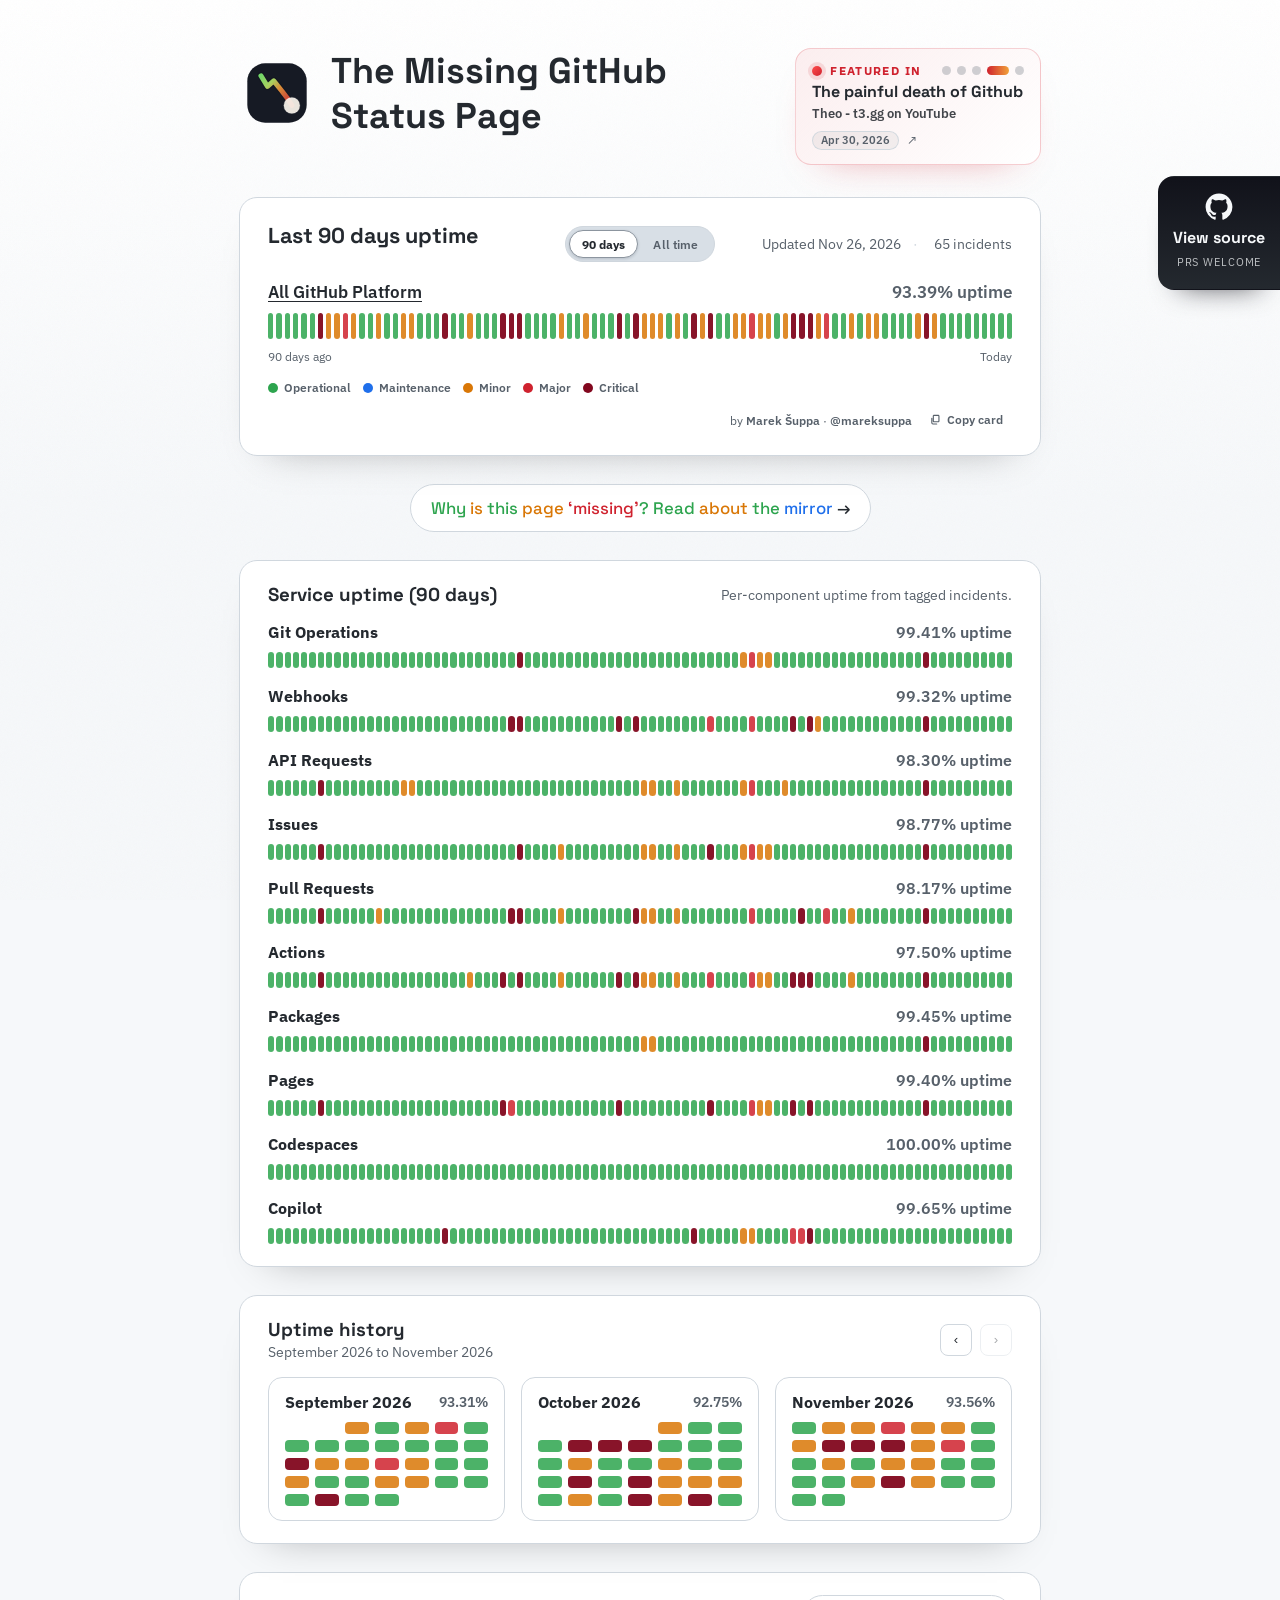
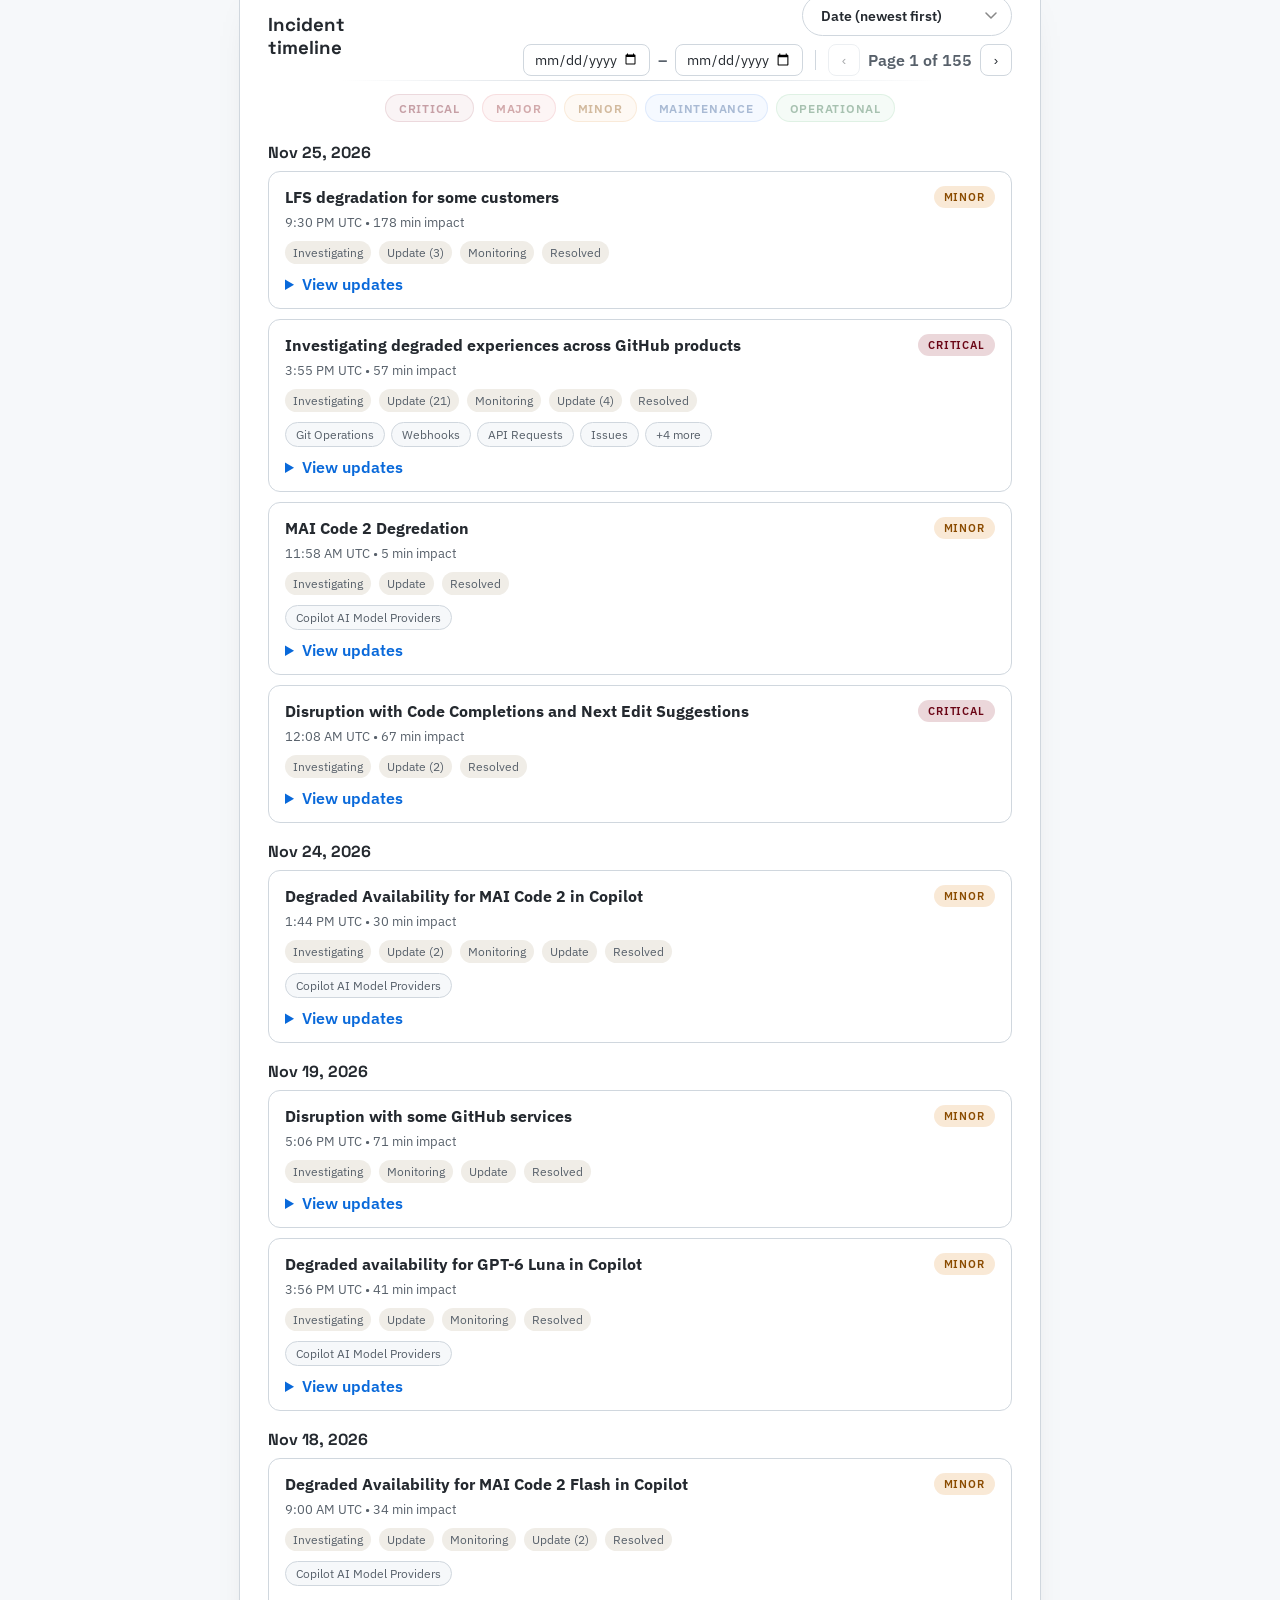
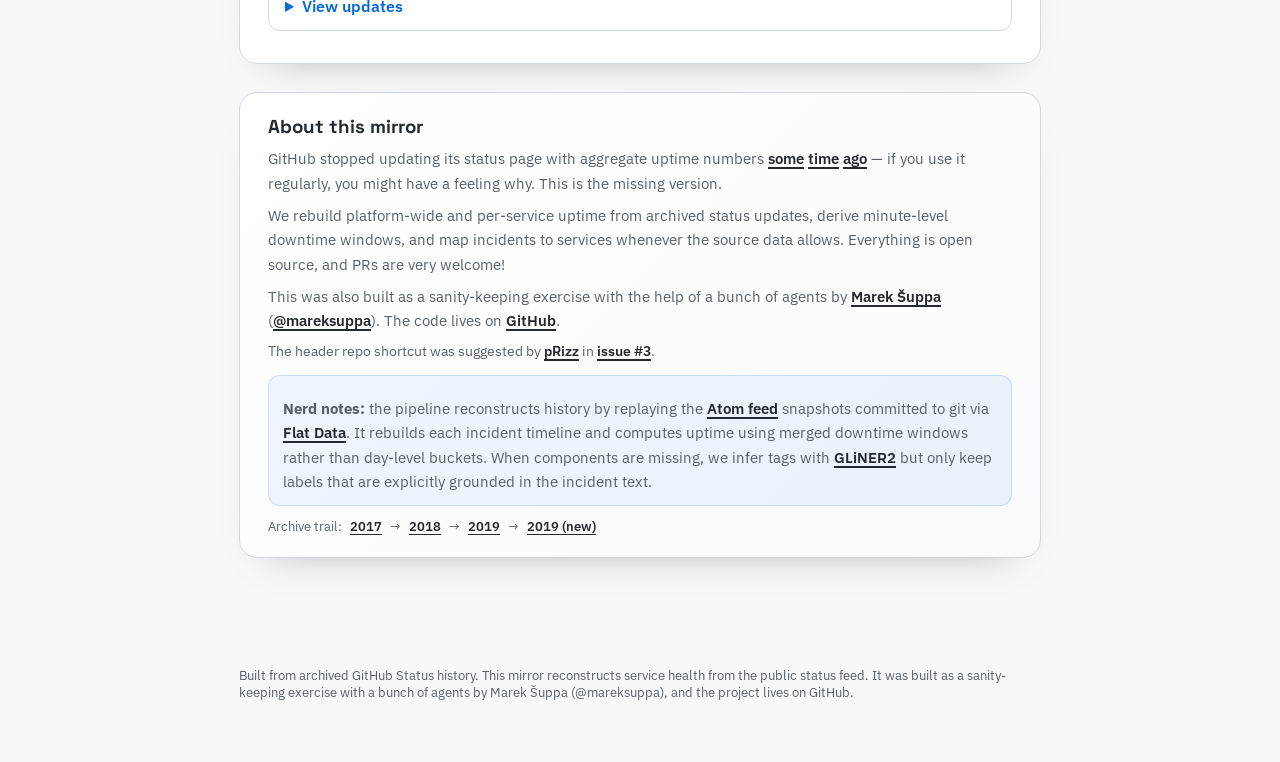
<file: site/index.html>
<!doctype html>
<html lang="en">
  <head>
    <meta charset="utf-8" />
    <meta name="viewport" content="width=device-width, initial-scale=1" />
    <meta name="theme-color" media="(prefers-color-scheme: light)" content="#f6f8fa" />
    <meta name="theme-color" media="(prefers-color-scheme: dark)" content="#0d1117" />
    <title>The Missing GitHub Status Page</title>
    <link rel="stylesheet" href="styles.css" />
    <link rel="icon" href="favicon.svg" type="image/svg+xml" />
    <meta property="og:title" content="The Missing GitHub Status Page" />
    <meta property="og:description" content="Historical GitHub uptime reconstructed from archived status data." />
    <meta property="og:type" content="website" />
    <meta name="twitter:card" content="summary_large_image" />
    <meta name="twitter:site" content="@mareksuppa" />
    <meta name="twitter:creator" content="@mareksuppa" />
    <link rel="preconnect" href="https://fonts.googleapis.com" />
    <link rel="preconnect" href="https://fonts.gstatic.com" crossorigin />
    <link
      href="https://fonts.googleapis.com/css2?family=IBM+Plex+Sans:wght@400;500;600&family=Space+Grotesk:wght@500;600;700&display=swap"
      rel="stylesheet"
    />
  </head>
  <body>
    <div class="grain"></div>
    <a class="site-live-corner-tab" href="https://github.com/mrshu/github-statuses" target="_blank" rel="noreferrer">
      <svg class="site-live-github" viewBox="0 0 24 24" aria-hidden="true">
        <path d="M12 .5C5.65.5.5 5.65.5 12a11.5 11.5 0 0 0 7.86 10.92c.58.11.79-.25.79-.56v-2.18c-3.2.7-3.88-1.36-3.88-1.36-.52-1.33-1.28-1.68-1.28-1.68-1.04-.71.08-.7.08-.7 1.15.08 1.75 1.18 1.75 1.18 1.02 1.76 2.69 1.25 3.34.95.1-.74.4-1.25.72-1.54-2.55-.29-5.24-1.27-5.24-5.66 0-1.25.45-2.26 1.18-3.05-.12-.29-.51-1.46.11-3.04 0 0 .97-.31 3.17 1.17a11.03 11.03 0 0 1 5.77 0c2.19-1.48 3.16-1.17 3.16-1.17.63 1.58.24 2.75.12 3.04.74.79 1.18 1.8 1.18 3.05 0 4.4-2.69 5.37-5.25 5.65.41.36.78 1.07.78 2.15v3.18c0 .31.21.67.8.55A11.5 11.5 0 0 0 23.5 12C23.5 5.65 18.35.5 12 .5Z" />
      </svg>
      <strong>View source</strong>
      <span>PRs welcome</span>
    </a>
    <header class="site-header">
      <div class="brand">
        <img class="brand-mark" src="logo.svg" alt="" width="76" height="76" />
        <div class="brand-text">
          <h1>The Missing GitHub Status Page</h1>
        </div>
      </div>
      <div class="feature-spotlight" id="featureSpotlight">
        <div class="feature-head">
          <span class="feature-label">Featured In</span>
          <div class="feature-carousel" role="tablist" aria-label="Choose a featured mention">
            <button class="feature-dot" type="button" data-index="0" aria-label="Show The Register"></button>
            <button class="feature-dot" type="button" data-index="1" aria-label="Show The PrimeTime"></button>
            <button class="feature-dot" type="button" data-index="2" aria-label="Show ForrestKnight"></button>
            <button class="feature-dot" type="button" data-index="3" aria-label="Show Theo"></button>
            <button class="feature-dot" type="button" data-index="4" aria-label="Show Fireship"></button>
          </div>
        </div>
        <a
          class="feature-link"
          id="featureLink"
          href="https://www.theregister.com/2026/02/10/github_outages/"
          target="_blank"
          rel="noreferrer"
        >
          <strong id="featureTitle">GitHub seems to be struggling with three nines availability</strong>
          <span class="feature-meta feature-meta-split">
            <span class="feature-outlet-meta" id="featureOutlet">The Register</span>
            <span class="date-chip" id="featureDate">Feb 10, 2026</span>
            <span class="feature-meta-arrow" aria-hidden="true">↗</span>
          </span>
        </a>
      </div>
    </header>

    <main>
      <section class="hero panel-raise" data-animate>
        <div class="hero-panel hero-panel-full" data-uptime-view="90d">
          <div class="hero-panel-header">
            <h3 id="uptimeViewTitle" class="hero-panel-title">Last 90 days uptime</h3>
            <div
              class="view-toggle"
              role="tablist"
              aria-label="Uptime view"
              id="uptimeViewToggle"
            >
              <button
                class="view-toggle-btn"
                type="button"
                role="tab"
                data-view="90d"
                aria-selected="true"
                aria-controls="uptimeView90d"
                id="uptimeViewBtn90d"
              >
                90 days
              </button>
              <button
                class="view-toggle-btn"
                type="button"
                role="tab"
                data-view="all"
                aria-selected="false"
                aria-controls="uptimeViewAll"
                id="uptimeViewBtnAll"
                tabindex="-1"
              >
                All time
              </button>
            </div>
            <div class="status-meta" id="statusMeta">
              <span class="status-meta-item" id="lastUpdated">Last updated —</span>
              <span class="status-meta-item" id="incidentCount">0 incidents in last 90 days</span>
            </div>
          </div>
          <div
            class="uptime-view"
            id="uptimeView90d"
            role="tabpanel"
            aria-labelledby="uptimeViewBtn90d"
          >
            <div class="uptime-row">
              <div class="uptime-label">
                <button
                  type="button"
                  class="product-filter-toggle"
                  id="productFilterToggle"
                  aria-expanded="false"
                  aria-controls="productFilterPanel"
                >All GitHub Platform</button>
                <span class="uptime-percent" id="uptimePercent">—</span>
              </div>
              <div class="product-filter-panel" id="productFilterPanel" hidden>
                <div class="product-filter-options" id="productFilterOptions"></div>
                <div class="product-filter-footer">
                  <button type="button" class="product-filter-all" id="productFilterAll">All products</button>
                  <span class="product-filter-note">
                    Incidents are matched to products by the tags GitHub lists, and by an inferred
                    guess when it lists none, so a single product's figure is less exact.
                  </span>
                </div>
              </div>
              <div class="uptime-bars" id="uptimeBars"></div>
              <div class="uptime-tooltip" id="uptimeTooltip" aria-hidden="true"></div>
              <div class="uptime-axis">
                <span>90 days ago</span>
                <span>Today</span>
              </div>
            </div>
            <div class="legend" id="legend">
              <span class="legend-item"><span class="dot operational"></span>Operational</span>
              <span class="legend-item"><span class="dot maintenance"></span>Maintenance</span>
              <span class="legend-item"><span class="dot minor"></span>Minor</span>
              <span class="legend-item"><span class="dot major"></span>Major</span>
              <span class="legend-item"><span class="dot critical"></span>Critical</span>
            </div>
          </div>
          <div
            class="uptime-view uptime-view-all"
            id="uptimeViewAll"
            role="tabpanel"
            aria-labelledby="uptimeViewBtnAll"
            hidden
          >
            <div class="uptime-row uptime-row-all">
              <div class="alltime-stats" id="allTimeStats"></div>
              <figure class="uptime-history-figure">
                <div class="uptime-history-stage">
                  <div
                    class="uptime-history-chart"
                    id="uptimeHistoryImage"
                    role="application"
                    aria-label="GitHub Platform 90-day rolling uptime since project start. Use arrow keys to read a day, Enter to list its incidents."
                  ></div>
                  <div class="uptime-history-tooltip" aria-hidden="true"></div>
                </div>
                <figcaption class="uptime-history-caption" id="uptimeHistoryCaption">
                  90-day rolling window · non-maintenance downtime, merged windows
                </figcaption>
              </figure>
            </div>
          </div>
          <div class="hero-footer">
            <div class="hero-attribution">
              by <a href="https://mareksuppa.com" target="_blank" rel="noreferrer">Marek Šuppa</a> · <a href="https://x.com/mareksuppa" target="_blank" rel="noreferrer">@mareksuppa</a>
            </div>
            <div class="hero-share">
              <button
                class="hero-share-button"
                type="button"
                id="copyHeroImage"
                data-state="ready"
                aria-live="polite"
              >
                <svg class="hero-share-icon" viewBox="0 0 16 16" aria-hidden="true">
                  <path
                    id="copyHeroImageIcon"
                    d="M5 3.75C5 2.78 5.78 2 6.75 2h4.5C12.22 2 13 2.78 13 3.75v5.5c0 .97-.78 1.75-1.75 1.75h-4.5C5.78 11 5 10.22 5 9.25v-5.5Zm-2 1A1.75 1.75 0 0 0 1.25 6.5v4.75C1.25 12.22 2.03 13 3 13h4.75c.97 0 1.75-.78 1.75-1.75V11h-2.75A1.75 1.75 0 0 1 5 9.25V6.5h-.25C3.78 6.5 3 5.72 3 4.75Z"
                  ></path>
                </svg>
                <span class="hero-share-label" id="copyHeroImageLabel">Copy card</span>
              </button>
              <span class="hero-share-tooltip" aria-hidden="true">Copy a clean PNG to clipboard</span>
              <a
                class="hero-share-download"
                id="downloadHeroImage"
                href="#"
                download="github-status-90-day-uptime.png"
                hidden
            ></a>
            </div>
            <div class="hero-share-feedback" id="heroShareStatus" role="status" aria-live="polite"></div>
          </div>
        </div>
      </section>

      <div class="about-prompt" data-animate>
        <a href="#about"><span class="status-operational">Why</span> <span class="status-minor">is</span> <span class="status-operational">this</span> <span class="status-minor">page</span> <span class="status-major">‘missing’</span><span class="status-operational">?</span> <span class="status-operational">Read</span> <span class="status-minor">about</span> <span class="status-operational">the</span> <span class="status-maintenance">mirror</span> →</a>
      </div>

      <section class="panel panel-raise" data-animate>
        <div class="panel-header">
          <h3>Service uptime (90 days)</h3>
          <p class="muted">Per-component uptime from tagged incidents.</p>
        </div>
        <div id="serviceStatus" class="service-list"></div>
      </section>

      <section class="panel panel-raise" data-animate>
        <div class="panel-header">
          <div>
            <h3>Uptime history</h3>
            <span class="muted" id="historyRange">Loading…</span>
          </div>
          <div class="history-controls">
            <button class="icon-button" type="button" id="historyPrev" aria-label="Previous period">‹</button>
            <button class="icon-button" type="button" id="historyNext" aria-label="Next period">›</button>
          </div>
        </div>
        <div id="historyGrid" class="history-grid"></div>
      </section>

      <section class="panel" data-animate>
        <div class="panel-header">
          <h3>Incident timeline</h3>
          <div class="panel-actions">
            <select class="sort-select" id="timelineSort" aria-label="Sort incidents by" autocomplete="off">
              <option value="date-desc">Date (newest first)</option>
              <option value="duration-desc">Duration (longest first)</option>
              <option value="duration-asc">Duration (shortest first)</option>
            </select>
            <div class="pagination" id="paginationTop">
              <button class="icon-button pagination-clear" type="button" data-range-clear aria-label="Clear date filter" title="Clear filter">✕</button>
              <input class="pagination-date" type="date" data-range-from aria-label="From date" title="From" />
              <span class="pagination-range-sep">–</span>
              <input class="pagination-date" type="date" data-range-to aria-label="To date" title="To" />
              <span class="pagination-separator" aria-hidden="true"></span>
              <button class="icon-button" type="button" data-page-prev aria-label="Previous page">‹</button>
              <span class="pagination-label" data-page-label>Page 1 of 1</span>
              <button class="icon-button" type="button" data-page-next aria-label="Next page">›</button>
            </div>
          </div>
        </div>
        <div class="timeline-filters">
          <button class="filter-pill filter-pill-critical" type="button" data-filter="critical" aria-pressed="false">Critical</button>
          <button class="filter-pill filter-pill-major" type="button" data-filter="major" aria-pressed="false">Major</button>
          <button class="filter-pill filter-pill-minor" type="button" data-filter="minor" aria-pressed="false">Minor</button>
          <button class="filter-pill filter-pill-maintenance" type="button" data-filter="maintenance" aria-pressed="false">Maintenance</button>
          <button class="filter-pill filter-pill-operational" type="button" data-filter="none" aria-pressed="false">Operational</button>
        </div>
        <div id="incidentTimeline"></div>
      </section>

      <section class="panel panel-raise about-panel" id="about" data-animate>
        <div class="panel-header">
          <h3>About this mirror</h3>
        </div>
        <p class="about-body">
          GitHub stopped updating its status page with aggregate uptime numbers
          <a href="https://web.archive.org/web/20170328180759/https://status.github.com/">some</a>
          <a href="https://web.archive.org/web/20180630225202/https://status.github.com/">time</a>
          <a href="https://web.archive.org/web/20190507223213/https://status.github.com/messages">ago</a>
          — if you use it regularly, you might have a feeling why. This is the missing version.
        </p>
        <p class="about-body">
          We rebuild platform‑wide and per‑service uptime from archived status updates, derive
          minute‑level downtime windows, and map incidents to services whenever the source data allows.
          Everything is open source, and PRs are very welcome!
        </p>
        <p class="about-body">
          This was also built as a sanity-keeping exercise with the help of a bunch of agents by
          <a href="https://mareksuppa.com">Marek Šuppa</a>
          (<a href="https://x.com/mareksuppa" target="_blank" rel="noreferrer">@mareksuppa</a>).
          The code lives on
          <a href="https://github.com/mrshu/github-statuses">GitHub</a>.
        </p>
        <p class="about-body about-attribution">
          The header repo shortcut was suggested by
          <a href="https://github.com/pRizz">pRizz</a> in
          <a href="https://github.com/mrshu/github-statuses/issues/3">issue #3</a>.
        </p>
        <div class="about-nerd">
          <p class="about-body">
            <strong>Nerd notes:</strong> the pipeline reconstructs history by replaying the
            <a href="https://www.githubstatus.com/history.atom">Atom feed</a>
            snapshots committed to git via
            <a href="https://github.com/githubocto/flat">Flat Data</a>.
            It rebuilds each incident timeline and computes
            uptime using merged downtime windows rather than day‑level buckets. When components are
            missing, we infer tags with
            <a href="https://github.com/fastino-ai/GLiNER2">GLiNER2</a>
            but only keep labels that are explicitly grounded in the incident text.
          </p>
        </div>
        <p class="about-links">
          Archive trail:
          <a href="https://web.archive.org/web/20170328180759/https://status.github.com/">2017</a>
          <span aria-hidden="true">→</span>
          <a href="https://web.archive.org/web/20180630225202/https://status.github.com/">2018</a>
          <span aria-hidden="true">→</span>
          <a href="https://web.archive.org/web/20190507223213/https://status.github.com/messages">2019</a>
          <span aria-hidden="true">→</span>
          <a href="https://web.archive.org/web/20190508015137/https://www.githubstatus.com/">2019 (new)</a>
        </p>
      </section>
    </main>

    <footer class="site-footer">
      <p>
        Built from archived GitHub Status history. This mirror reconstructs service
        health from the public status feed.
        It was built as a sanity-keeping exercise with a bunch of agents by
        <a href="https://mareksuppa.com">Marek Šuppa</a>
        (<a href="https://x.com/mareksuppa" target="_blank" rel="noreferrer">@mareksuppa</a>),
        and the project lives on
        <a href="https://github.com/mrshu/github-statuses">GitHub</a>.
      </p>
    </footer>

    <script src="uptime-history-chart.js" defer></script>
    <script src="uptime-view-url.js" defer></script>
    <script src="product-filter.js" defer></script>
    <script src="app.js" defer></script>
    <script>
      (() => {
        const items = [
          {
            title: "GitHub seems to be struggling with three nines availability",
            outlet: "The Register",
            date: "Feb 10, 2026",
            href: "https://www.theregister.com/2026/02/10/github_outages/",
          },
          {
            title: "Github might be in trouble",
            outlet: "The PrimeTime on YouTube",
            date: "Mar 9, 2026",
            href: "https://www.youtube.com/watch?v=f3u57jkwBFE",
          },
          {
            title: "AI Has Broken the Internet",
            outlet: "ForrestKnight on YouTube",
            date: "Mar 30, 2026",
            href: "https://www.youtube.com/watch?v=44JBZwAsfJI&t=78s",
          },
          {
            title: "The painful death of Github",
            outlet: "Theo - t3.gg on YouTube",
            date: "Apr 30, 2026",
            href: "https://www.youtube.com/watch?v=R7ex-Gt8dtw&t=279s",
          },
          {
            title: "GitHub is having some major issues right now...",
            outlet: "Fireship on YouTube",
            date: "Apr 30, 2026",
            href: "https://www.youtube.com/watch?v=d53Zk28esmU&t=117s",
          },
        ];

        const titleEl = document.getElementById("featureTitle");
        const outletEl = document.getElementById("featureOutlet");
        const dateEl = document.getElementById("featureDate");
        const linkEl = document.getElementById("featureLink");
        const dots = Array.from(document.querySelectorAll(".feature-dot"));

        if (!titleEl || !outletEl || !dateEl || !linkEl || dots.length !== items.length) {
          return;
        }

        let activeIndex = Math.floor(Math.random() * items.length);

        const render = () => {
          const item = items[activeIndex];
          titleEl.textContent = item.title;
          outletEl.textContent = item.outlet;
          dateEl.textContent = item.date;
          linkEl.href = item.href;
          dots.forEach((dot, index) => {
            const active = index === activeIndex;
            dot.dataset.active = String(active);
            dot.setAttribute("aria-pressed", String(active));
          });
        };

        dots.forEach((dot) => {
          dot.addEventListener("click", () => {
            const nextIndex = Number(dot.dataset.index);
            if (!Number.isNaN(nextIndex)) {
              activeIndex = nextIndex;
              render();
            }
          });
        });

        render();
      })();
    </script>
  </body>
</html>
</file>
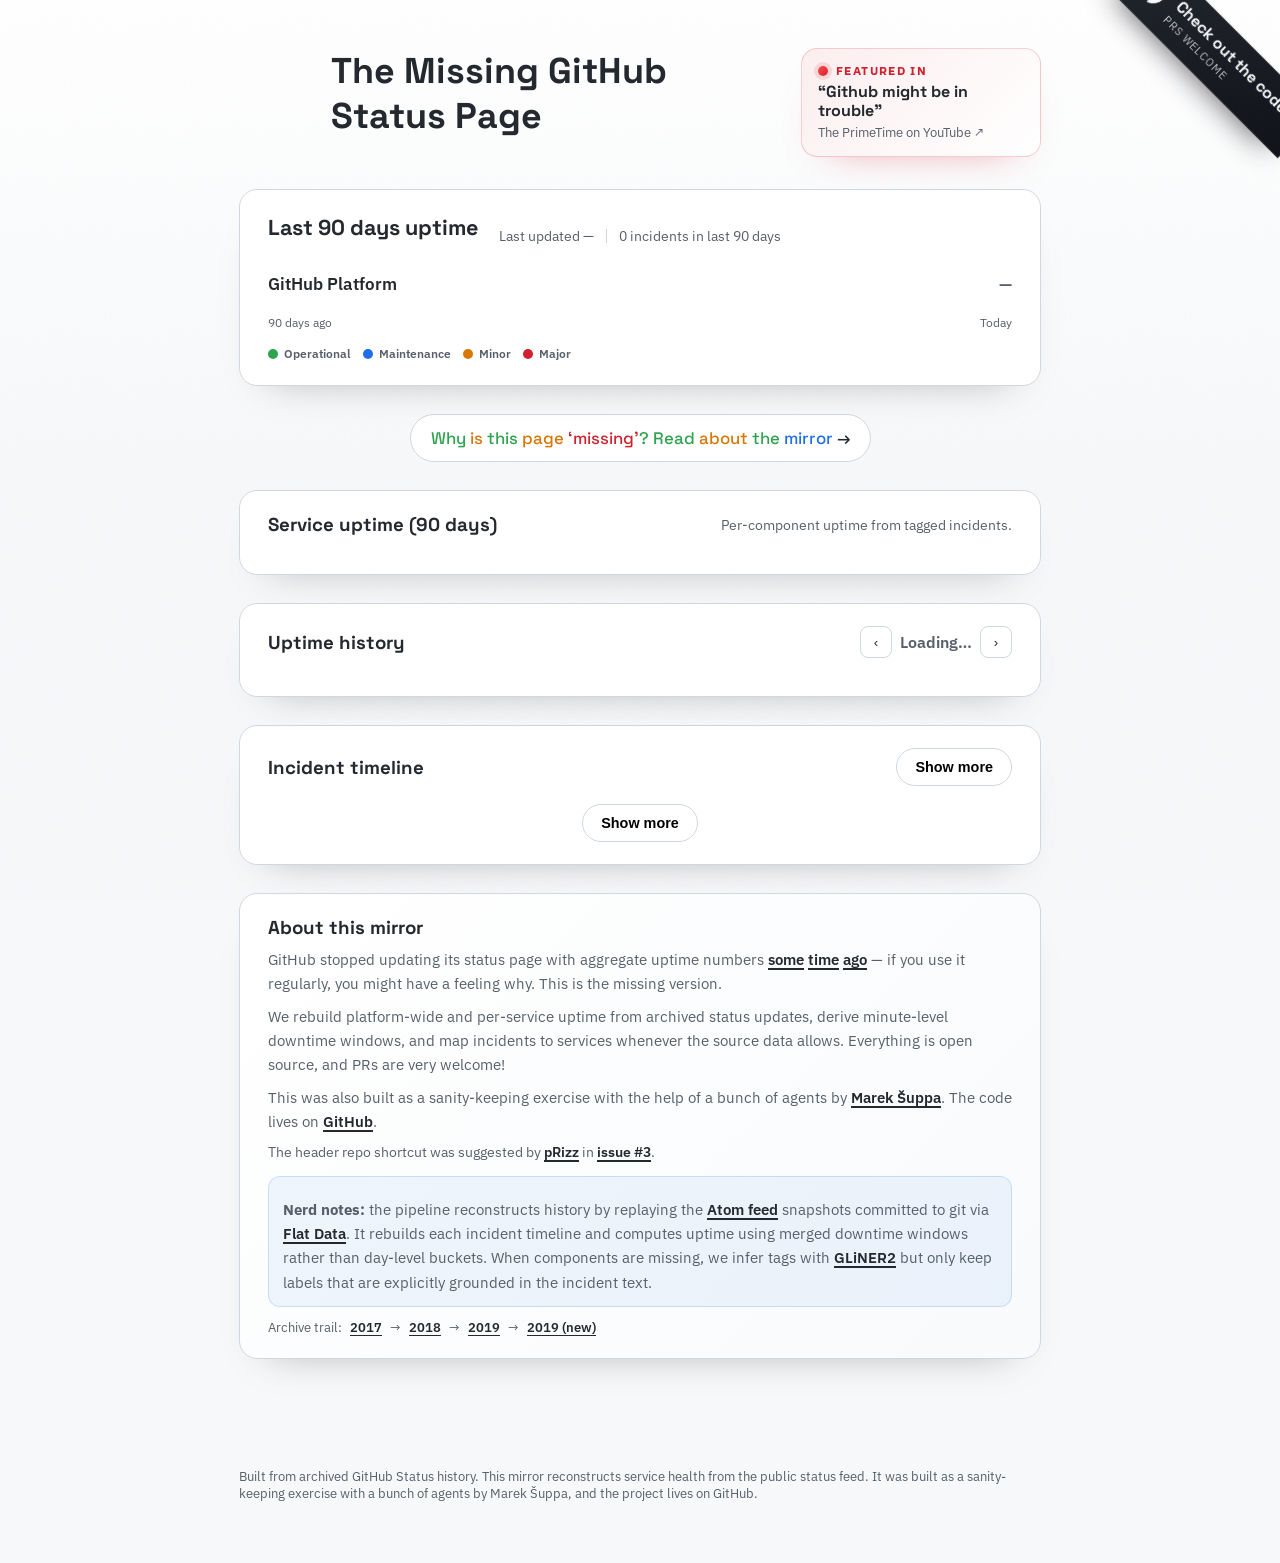
<file: site/pick-cta-1.html>
<!doctype html>
<html lang="en">
  <head>
    <meta charset="utf-8" />
    <meta name="viewport" content="width=device-width, initial-scale=1" />
    <title>Option 1 · The Missing GitHub Status Page</title>
    <link rel="stylesheet" href="styles.css" />
    <link rel="icon" href="favicon.svg" type="image/svg+xml" />
    <link rel="preconnect" href="https://fonts.googleapis.com" />
    <link rel="preconnect" href="https://fonts.gstatic.com" crossorigin />
    <link
      href="https://fonts.googleapis.com/css2?family=IBM+Plex+Sans:wght@400;500;600&family=Space+Grotesk:wght@500;600;700&display=swap"
      rel="stylesheet"
    />
  </head>
  <body>
    <div class="grain"></div>
    <div class="site-live-corner-ribbon" aria-hidden="true">
      <a class="site-live-ribbon-band" href="https://github.com/mrshu/github-statuses" target="_blank" rel="noreferrer">
        <svg class="site-live-github" viewBox="0 0 24 24" aria-hidden="true">
          <path d="M12 .5C5.65.5.5 5.65.5 12a11.5 11.5 0 0 0 7.86 10.92c.58.11.79-.25.79-.56v-2.18c-3.2.7-3.88-1.36-3.88-1.36-.52-1.33-1.28-1.68-1.28-1.68-1.04-.71.08-.7.08-.7 1.15.08 1.75 1.18 1.75 1.18 1.02 1.76 2.69 1.25 3.34.95.1-.74.4-1.25.72-1.54-2.55-.29-5.24-1.27-5.24-5.66 0-1.25.45-2.26 1.18-3.05-.12-.29-.51-1.46.11-3.04 0 0 .97-.31 3.17 1.17a11.03 11.03 0 0 1 5.77 0c2.19-1.48 3.16-1.17 3.16-1.17.63 1.58.24 2.75.12 3.04.74.79 1.18 1.8 1.18 3.05 0 4.4-2.69 5.37-5.25 5.65.41.36.78 1.07.78 2.15v3.18c0 .31.21.67.8.55A11.5 11.5 0 0 0 23.5 12C23.5 5.65 18.35.5 12 .5Z" />
        </svg>
        <span class="site-live-ribbon-copy">
          <strong>Check out the code</strong>
          <span>PRs welcome</span>
        </span>
      </a>
    </div>
    <header class="site-header">
      <div class="brand">
        <div class="brand-mark">
          <span></span>
          <span></span>
          <span></span>
        </div>
        <div class="brand-text">
          <h1>The Missing GitHub Status Page</h1>
        </div>
      </div>
      <a
        class="feature-spotlight"
        href="https://www.youtube.com/watch?v=f3u57jkwBFE"
        target="_blank"
        rel="noreferrer"
      >
        <span class="feature-label">Featured In</span>
        <strong>“Github might be in trouble”</strong>
        <span class="feature-meta">The PrimeTime on YouTube ↗</span>
      </a>
    </header>

    <main>
      <section class="hero panel-raise" data-animate>
        <div class="hero-panel hero-panel-full">
          <div class="hero-panel-header">
            <h3>Last 90 days uptime</h3>
            <div class="status-meta">
              <span id="lastUpdated">Last updated —</span>
              <span class="divider"></span>
              <span id="incidentCount">0 incidents in last 90 days</span>
            </div>
          </div>
          <div class="uptime-row">
            <div class="uptime-label">
              <span>GitHub Platform</span>
              <span class="uptime-percent" id="uptimePercent">—</span>
            </div>
            <div class="uptime-bars" id="uptimeBars"></div>
            <div class="uptime-tooltip" id="uptimeTooltip" aria-hidden="true"></div>
            <div class="uptime-axis">
              <span>90 days ago</span>
              <span>Today</span>
            </div>
          </div>
          <div class="legend" id="legend">
            <span class="legend-item"><span class="dot operational"></span>Operational</span>
            <span class="legend-item"><span class="dot maintenance"></span>Maintenance</span>
            <span class="legend-item"><span class="dot minor"></span>Minor</span>
            <span class="legend-item"><span class="dot major"></span>Major</span>
          </div>
        </div>
      </section>

      <div class="about-prompt" data-animate>
        <a href="#about"><span class="status-operational">Why</span> <span class="status-minor">is</span> <span class="status-operational">this</span> <span class="status-minor">page</span> <span class="status-major">‘missing’</span><span class="status-operational">?</span> <span class="status-operational">Read</span> <span class="status-minor">about</span> <span class="status-operational">the</span> <span class="status-maintenance">mirror</span> →</a>
      </div>

      <section class="panel panel-raise" data-animate>
        <div class="panel-header">
          <h3>Service uptime (90 days)</h3>
          <p class="muted">Per-component uptime from tagged incidents.</p>
        </div>
        <div id="serviceStatus" class="service-list"></div>
      </section>

      <section class="panel panel-raise" data-animate>
        <div class="panel-header history-header">
          <h3>Uptime history</h3>
          <div class="history-controls">
            <button class="icon-button" type="button" id="historyPrev" aria-label="Previous period">‹</button>
            <span id="historyRange">Loading…</span>
            <button class="icon-button" type="button" id="historyNext" aria-label="Next period">›</button>
          </div>
        </div>
        <div id="historyGrid" class="history-grid"></div>
      </section>

      <section class="panel" data-animate>
        <div class="panel-header">
          <h3>Incident timeline</h3>
          <div class="panel-actions">
            <button class="ghost-button" type="button" id="togglePast" data-toggle-timeline>Show more</button>
          </div>
        </div>
        <div id="incidentTimeline"></div>
        <div class="timeline-footer">
          <button class="ghost-button" type="button" id="togglePastBottom" data-toggle-timeline>
            Show more
          </button>
        </div>
      </section>

      <section class="panel panel-raise about-panel" id="about" data-animate>
        <div class="panel-header">
          <h3>About this mirror</h3>
        </div>
        <p class="about-body">
          GitHub stopped updating its status page with aggregate uptime numbers
          <a href="https://web.archive.org/web/20170328180759/https://status.github.com/">some</a>
          <a href="https://web.archive.org/web/20180630225202/https://status.github.com/">time</a>
          <a href="https://web.archive.org/web/20190507223213/https://status.github.com/messages">ago</a>
          — if you use it regularly, you might have a feeling why. This is the missing version.
        </p>
        <p class="about-body">
          We rebuild platform‑wide and per‑service uptime from archived status updates, derive
          minute‑level downtime windows, and map incidents to services whenever the source data allows.
          Everything is open source, and PRs are very welcome!
        </p>
        <p class="about-body">
          This was also built as a sanity-keeping exercise with the help of a bunch of agents by
          <a href="https://mareksuppa.com">Marek Šuppa</a>. The code lives on
          <a href="https://github.com/mrshu/github-statuses">GitHub</a>.
        </p>
        <p class="about-body about-attribution">
          The header repo shortcut was suggested by
          <a href="https://github.com/pRizz">pRizz</a> in
          <a href="https://github.com/mrshu/github-statuses/issues/3">issue #3</a>.
        </p>
        <div class="about-nerd">
          <p class="about-body">
            <strong>Nerd notes:</strong> the pipeline reconstructs history by replaying the
            <a href="https://www.githubstatus.com/history.atom">Atom feed</a>
            snapshots committed to git via
            <a href="https://github.com/githubocto/flat">Flat Data</a>.
            It rebuilds each incident timeline and computes
            uptime using merged downtime windows rather than day‑level buckets. When components are
            missing, we infer tags with
            <a href="https://github.com/fastino-ai/GLiNER2">GLiNER2</a>
            but only keep labels that are explicitly grounded in the incident text.
          </p>
        </div>
        <p class="about-links">
          Archive trail:
          <a href="https://web.archive.org/web/20170328180759/https://status.github.com/">2017</a>
          <span aria-hidden="true">→</span>
          <a href="https://web.archive.org/web/20180630225202/https://status.github.com/">2018</a>
          <span aria-hidden="true">→</span>
          <a href="https://web.archive.org/web/20190507223213/https://status.github.com/messages">2019</a>
          <span aria-hidden="true">→</span>
          <a href="https://web.archive.org/web/20190508015137/https://www.githubstatus.com/">2019 (new)</a>
        </p>
      </section>
    </main>

    <footer class="site-footer">
      <p>
        Built from archived GitHub Status history. This mirror reconstructs service
        health from the public status feed.
        It was built as a sanity-keeping exercise with a bunch of agents by
        <a href="https://mareksuppa.com">Marek Šuppa</a>, and the project lives on
        <a href="https://github.com/mrshu/github-statuses">GitHub</a>.
      </p>
    </footer>

    <script src="app.js" defer></script>
  </body>
</html>
</file>
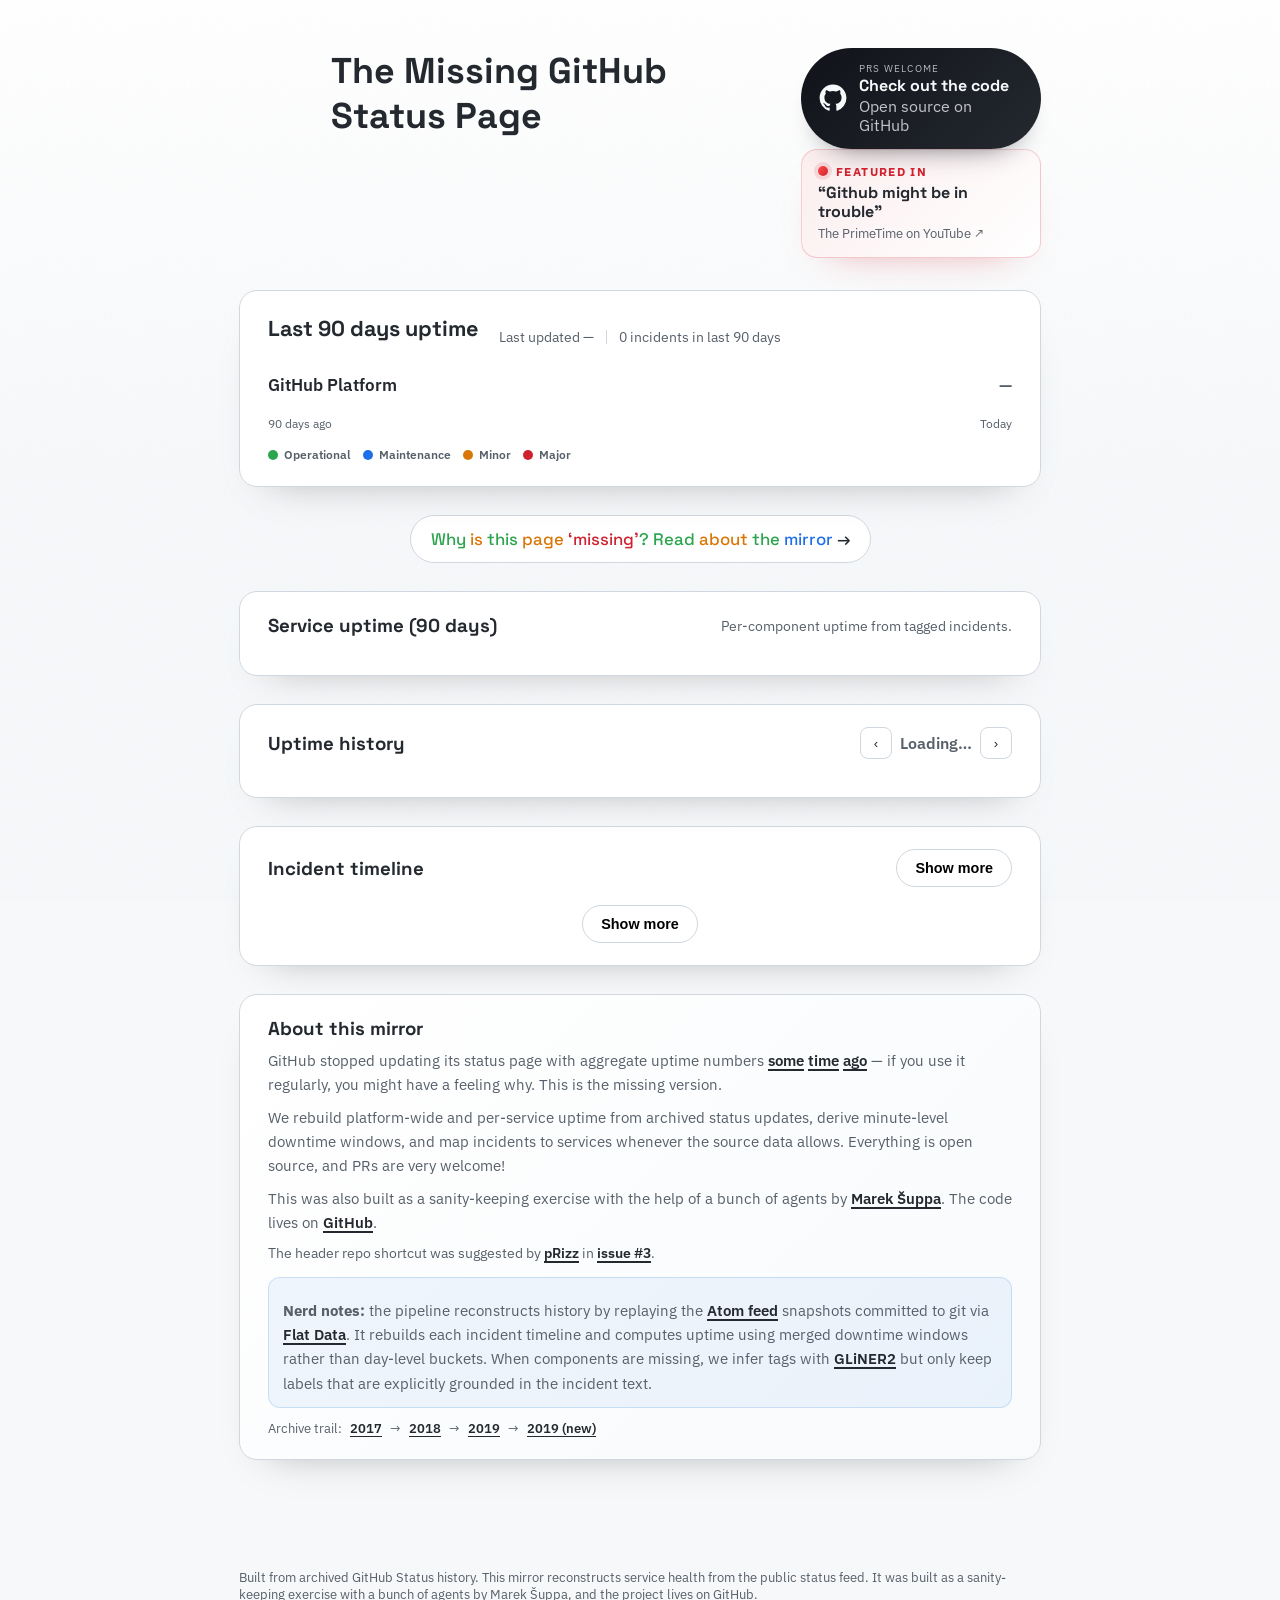
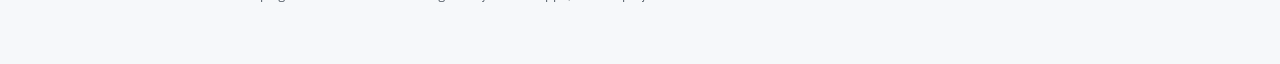
<file: site/pick-cta-2.html>
<!doctype html>
<html lang="en">
  <head>
    <meta charset="utf-8" />
    <meta name="viewport" content="width=device-width, initial-scale=1" />
    <title>Option 2 · The Missing GitHub Status Page</title>
    <link rel="stylesheet" href="styles.css" />
    <link rel="icon" href="favicon.svg" type="image/svg+xml" />
    <link rel="preconnect" href="https://fonts.googleapis.com" />
    <link rel="preconnect" href="https://fonts.gstatic.com" crossorigin />
    <link
      href="https://fonts.googleapis.com/css2?family=IBM+Plex+Sans:wght@400;500;600&family=Space+Grotesk:wght@500;600;700&display=swap"
      rel="stylesheet"
    />
  </head>
  <body>
    <div class="grain"></div>
    <header class="site-header">
      <div class="brand">
        <div class="brand-mark">
          <span></span>
          <span></span>
          <span></span>
        </div>
        <div class="brand-text">
          <h1>The Missing GitHub Status Page</h1>
        </div>
      </div>
      <div class="header-side-stack">
        <a class="site-live-pill" href="https://github.com/mrshu/github-statuses" target="_blank" rel="noreferrer">
          <svg class="site-live-github" viewBox="0 0 24 24" aria-hidden="true">
            <path d="M12 .5C5.65.5.5 5.65.5 12a11.5 11.5 0 0 0 7.86 10.92c.58.11.79-.25.79-.56v-2.18c-3.2.7-3.88-1.36-3.88-1.36-.52-1.33-1.28-1.68-1.28-1.68-1.04-.71.08-.7.08-.7 1.15.08 1.75 1.18 1.75 1.18 1.02 1.76 2.69 1.25 3.34.95.1-.74.4-1.25.72-1.54-2.55-.29-5.24-1.27-5.24-5.66 0-1.25.45-2.26 1.18-3.05-.12-.29-.51-1.46.11-3.04 0 0 .97-.31 3.17 1.17a11.03 11.03 0 0 1 5.77 0c2.19-1.48 3.16-1.17 3.16-1.17.63 1.58.24 2.75.12 3.04.74.79 1.18 1.8 1.18 3.05 0 4.4-2.69 5.37-5.25 5.65.41.36.78 1.07.78 2.15v3.18c0 .31.21.67.8.55A11.5 11.5 0 0 0 23.5 12C23.5 5.65 18.35.5 12 .5Z" />
          </svg>
          <span class="site-live-copy">
            <span class="site-live-eyebrow">PRs welcome</span>
            <strong>Check out the code</strong>
            <span>Open source on GitHub</span>
          </span>
        </a>
        <a
          class="feature-spotlight"
          href="https://www.youtube.com/watch?v=f3u57jkwBFE"
          target="_blank"
          rel="noreferrer"
        >
          <span class="feature-label">Featured In</span>
          <strong>“Github might be in trouble”</strong>
          <span class="feature-meta">The PrimeTime on YouTube ↗</span>
        </a>
      </div>
    </header>

    <main>
      <section class="hero panel-raise" data-animate>
        <div class="hero-panel hero-panel-full">
          <div class="hero-panel-header">
            <h3>Last 90 days uptime</h3>
            <div class="status-meta">
              <span id="lastUpdated">Last updated —</span>
              <span class="divider"></span>
              <span id="incidentCount">0 incidents in last 90 days</span>
            </div>
          </div>
          <div class="uptime-row">
            <div class="uptime-label">
              <span>GitHub Platform</span>
              <span class="uptime-percent" id="uptimePercent">—</span>
            </div>
            <div class="uptime-bars" id="uptimeBars"></div>
            <div class="uptime-tooltip" id="uptimeTooltip" aria-hidden="true"></div>
            <div class="uptime-axis">
              <span>90 days ago</span>
              <span>Today</span>
            </div>
          </div>
          <div class="legend" id="legend">
            <span class="legend-item"><span class="dot operational"></span>Operational</span>
            <span class="legend-item"><span class="dot maintenance"></span>Maintenance</span>
            <span class="legend-item"><span class="dot minor"></span>Minor</span>
            <span class="legend-item"><span class="dot major"></span>Major</span>
          </div>
        </div>
      </section>

      <div class="about-prompt" data-animate>
        <a href="#about"><span class="status-operational">Why</span> <span class="status-minor">is</span> <span class="status-operational">this</span> <span class="status-minor">page</span> <span class="status-major">‘missing’</span><span class="status-operational">?</span> <span class="status-operational">Read</span> <span class="status-minor">about</span> <span class="status-operational">the</span> <span class="status-maintenance">mirror</span> →</a>
      </div>

      <section class="panel panel-raise" data-animate>
        <div class="panel-header">
          <h3>Service uptime (90 days)</h3>
          <p class="muted">Per-component uptime from tagged incidents.</p>
        </div>
        <div id="serviceStatus" class="service-list"></div>
      </section>

      <section class="panel panel-raise" data-animate>
        <div class="panel-header history-header">
          <h3>Uptime history</h3>
          <div class="history-controls">
            <button class="icon-button" type="button" id="historyPrev" aria-label="Previous period">‹</button>
            <span id="historyRange">Loading…</span>
            <button class="icon-button" type="button" id="historyNext" aria-label="Next period">›</button>
          </div>
        </div>
        <div id="historyGrid" class="history-grid"></div>
      </section>

      <section class="panel" data-animate>
        <div class="panel-header">
          <h3>Incident timeline</h3>
          <div class="panel-actions">
            <button class="ghost-button" type="button" id="togglePast" data-toggle-timeline>Show more</button>
          </div>
        </div>
        <div id="incidentTimeline"></div>
        <div class="timeline-footer">
          <button class="ghost-button" type="button" id="togglePastBottom" data-toggle-timeline>
            Show more
          </button>
        </div>
      </section>

      <section class="panel panel-raise about-panel" id="about" data-animate>
        <div class="panel-header">
          <h3>About this mirror</h3>
        </div>
        <p class="about-body">
          GitHub stopped updating its status page with aggregate uptime numbers
          <a href="https://web.archive.org/web/20170328180759/https://status.github.com/">some</a>
          <a href="https://web.archive.org/web/20180630225202/https://status.github.com/">time</a>
          <a href="https://web.archive.org/web/20190507223213/https://status.github.com/messages">ago</a>
          — if you use it regularly, you might have a feeling why. This is the missing version.
        </p>
        <p class="about-body">
          We rebuild platform‑wide and per‑service uptime from archived status updates, derive
          minute‑level downtime windows, and map incidents to services whenever the source data allows.
          Everything is open source, and PRs are very welcome!
        </p>
        <p class="about-body">
          This was also built as a sanity-keeping exercise with the help of a bunch of agents by
          <a href="https://mareksuppa.com">Marek Šuppa</a>. The code lives on
          <a href="https://github.com/mrshu/github-statuses">GitHub</a>.
        </p>
        <p class="about-body about-attribution">
          The header repo shortcut was suggested by
          <a href="https://github.com/pRizz">pRizz</a> in
          <a href="https://github.com/mrshu/github-statuses/issues/3">issue #3</a>.
        </p>
        <div class="about-nerd">
          <p class="about-body">
            <strong>Nerd notes:</strong> the pipeline reconstructs history by replaying the
            <a href="https://www.githubstatus.com/history.atom">Atom feed</a>
            snapshots committed to git via
            <a href="https://github.com/githubocto/flat">Flat Data</a>.
            It rebuilds each incident timeline and computes
            uptime using merged downtime windows rather than day‑level buckets. When components are
            missing, we infer tags with
            <a href="https://github.com/fastino-ai/GLiNER2">GLiNER2</a>
            but only keep labels that are explicitly grounded in the incident text.
          </p>
        </div>
        <p class="about-links">
          Archive trail:
          <a href="https://web.archive.org/web/20170328180759/https://status.github.com/">2017</a>
          <span aria-hidden="true">→</span>
          <a href="https://web.archive.org/web/20180630225202/https://status.github.com/">2018</a>
          <span aria-hidden="true">→</span>
          <a href="https://web.archive.org/web/20190507223213/https://status.github.com/messages">2019</a>
          <span aria-hidden="true">→</span>
          <a href="https://web.archive.org/web/20190508015137/https://www.githubstatus.com/">2019 (new)</a>
        </p>
      </section>
    </main>

    <footer class="site-footer">
      <p>
        Built from archived GitHub Status history. This mirror reconstructs service
        health from the public status feed.
        It was built as a sanity-keeping exercise with a bunch of agents by
        <a href="https://mareksuppa.com">Marek Šuppa</a>, and the project lives on
        <a href="https://github.com/mrshu/github-statuses">GitHub</a>.
      </p>
    </footer>

    <script src="app.js" defer></script>
  </body>
</html>
</file>
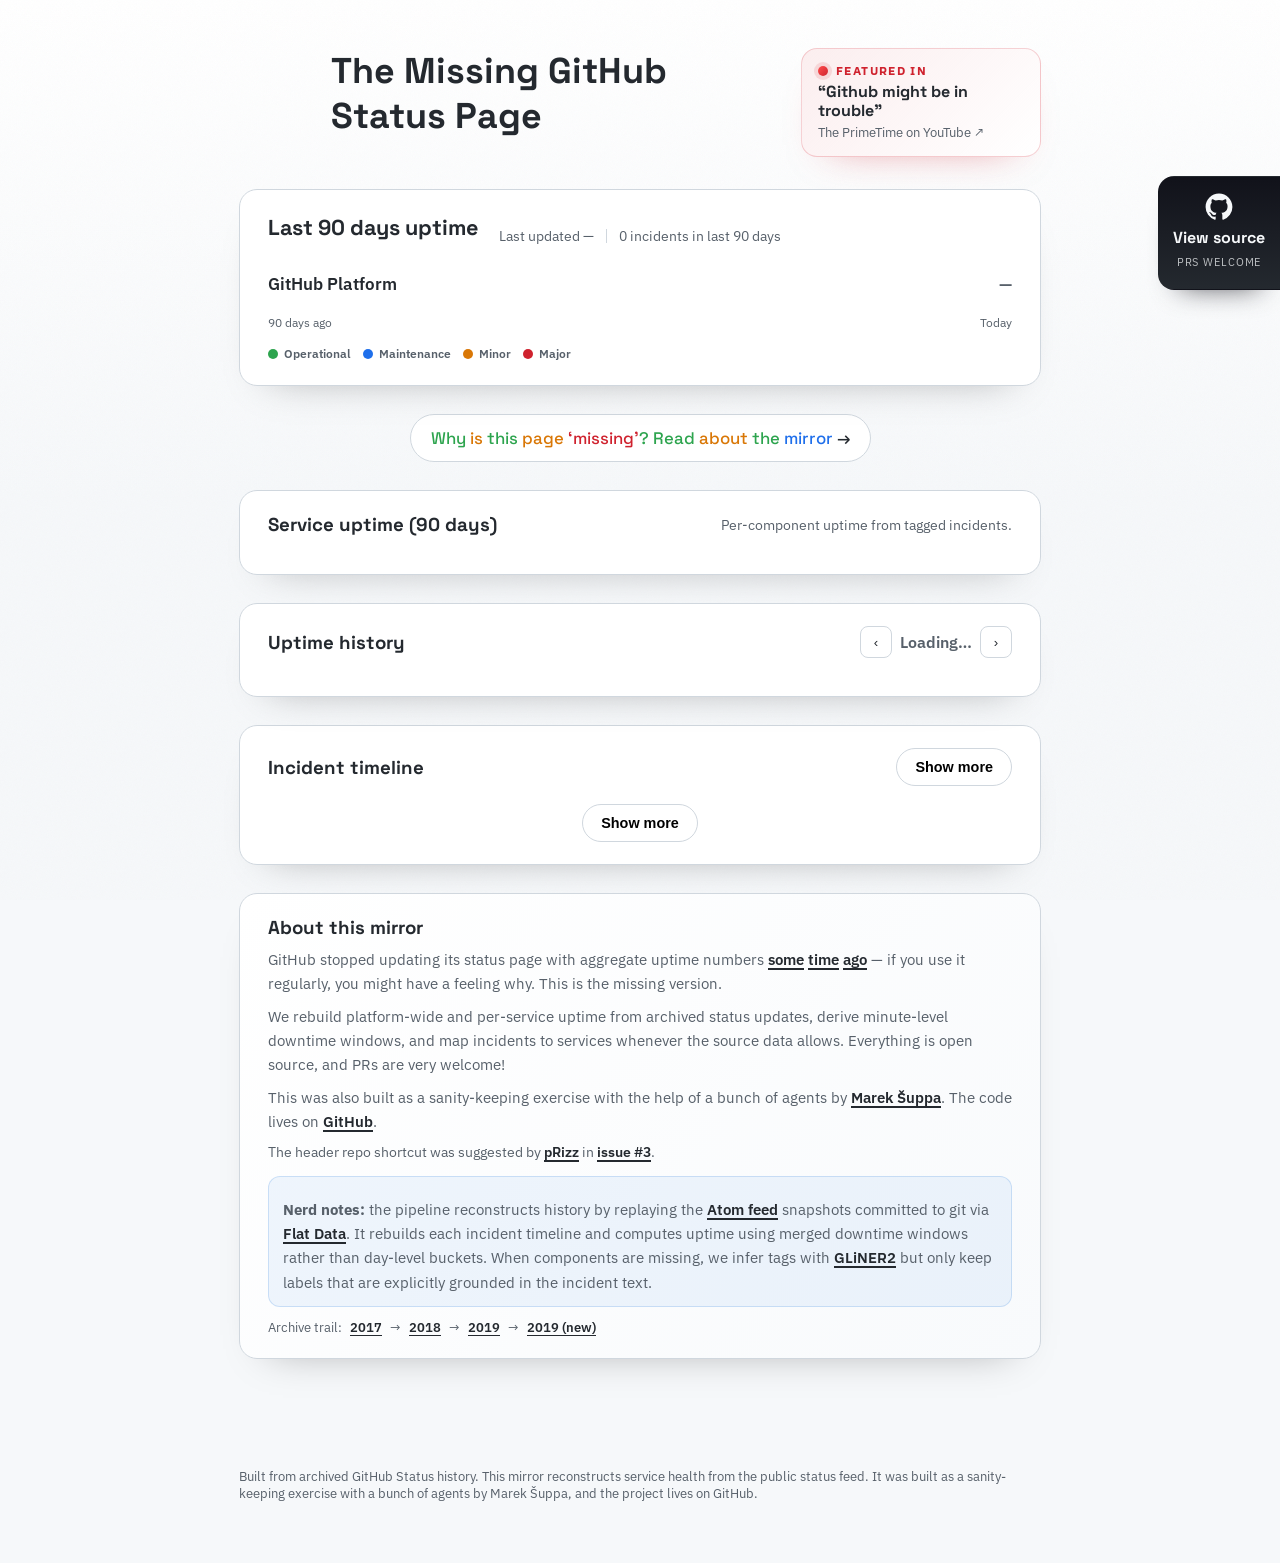
<file: site/pick-cta-3.html>
<!doctype html>
<html lang="en">
  <head>
    <meta charset="utf-8" />
    <meta name="viewport" content="width=device-width, initial-scale=1" />
    <title>Option 3 · The Missing GitHub Status Page</title>
    <link rel="stylesheet" href="styles.css" />
    <link rel="icon" href="favicon.svg" type="image/svg+xml" />
    <link rel="preconnect" href="https://fonts.googleapis.com" />
    <link rel="preconnect" href="https://fonts.gstatic.com" crossorigin />
    <link
      href="https://fonts.googleapis.com/css2?family=IBM+Plex+Sans:wght@400;500;600&family=Space+Grotesk:wght@500;600;700&display=swap"
      rel="stylesheet"
    />
  </head>
  <body>
    <div class="grain"></div>
    <a class="site-live-corner-tab" href="https://github.com/mrshu/github-statuses" target="_blank" rel="noreferrer">
      <svg class="site-live-github" viewBox="0 0 24 24" aria-hidden="true">
        <path d="M12 .5C5.65.5.5 5.65.5 12a11.5 11.5 0 0 0 7.86 10.92c.58.11.79-.25.79-.56v-2.18c-3.2.7-3.88-1.36-3.88-1.36-.52-1.33-1.28-1.68-1.28-1.68-1.04-.71.08-.7.08-.7 1.15.08 1.75 1.18 1.75 1.18 1.02 1.76 2.69 1.25 3.34.95.1-.74.4-1.25.72-1.54-2.55-.29-5.24-1.27-5.24-5.66 0-1.25.45-2.26 1.18-3.05-.12-.29-.51-1.46.11-3.04 0 0 .97-.31 3.17 1.17a11.03 11.03 0 0 1 5.77 0c2.19-1.48 3.16-1.17 3.16-1.17.63 1.58.24 2.75.12 3.04.74.79 1.18 1.8 1.18 3.05 0 4.4-2.69 5.37-5.25 5.65.41.36.78 1.07.78 2.15v3.18c0 .31.21.67.8.55A11.5 11.5 0 0 0 23.5 12C23.5 5.65 18.35.5 12 .5Z" />
      </svg>
      <strong>View source</strong>
      <span>PRs welcome</span>
    </a>
    <header class="site-header">
      <div class="brand">
        <div class="brand-mark">
          <span></span>
          <span></span>
          <span></span>
        </div>
        <div class="brand-text">
          <h1>The Missing GitHub Status Page</h1>
        </div>
      </div>
      <a
        class="feature-spotlight"
        href="https://www.youtube.com/watch?v=f3u57jkwBFE"
        target="_blank"
        rel="noreferrer"
      >
        <span class="feature-label">Featured In</span>
        <strong>“Github might be in trouble”</strong>
        <span class="feature-meta">The PrimeTime on YouTube ↗</span>
      </a>
    </header>

    <main>
      <section class="hero panel-raise" data-animate>
        <div class="hero-panel hero-panel-full">
          <div class="hero-panel-header">
            <h3>Last 90 days uptime</h3>
            <div class="status-meta">
              <span id="lastUpdated">Last updated —</span>
              <span class="divider"></span>
              <span id="incidentCount">0 incidents in last 90 days</span>
            </div>
          </div>
          <div class="uptime-row">
            <div class="uptime-label">
              <span>GitHub Platform</span>
              <span class="uptime-percent" id="uptimePercent">—</span>
            </div>
            <div class="uptime-bars" id="uptimeBars"></div>
            <div class="uptime-tooltip" id="uptimeTooltip" aria-hidden="true"></div>
            <div class="uptime-axis">
              <span>90 days ago</span>
              <span>Today</span>
            </div>
          </div>
          <div class="legend" id="legend">
            <span class="legend-item"><span class="dot operational"></span>Operational</span>
            <span class="legend-item"><span class="dot maintenance"></span>Maintenance</span>
            <span class="legend-item"><span class="dot minor"></span>Minor</span>
            <span class="legend-item"><span class="dot major"></span>Major</span>
          </div>
        </div>
      </section>

      <div class="about-prompt" data-animate>
        <a href="#about"><span class="status-operational">Why</span> <span class="status-minor">is</span> <span class="status-operational">this</span> <span class="status-minor">page</span> <span class="status-major">‘missing’</span><span class="status-operational">?</span> <span class="status-operational">Read</span> <span class="status-minor">about</span> <span class="status-operational">the</span> <span class="status-maintenance">mirror</span> →</a>
      </div>

      <section class="panel panel-raise" data-animate>
        <div class="panel-header">
          <h3>Service uptime (90 days)</h3>
          <p class="muted">Per-component uptime from tagged incidents.</p>
        </div>
        <div id="serviceStatus" class="service-list"></div>
      </section>

      <section class="panel panel-raise" data-animate>
        <div class="panel-header history-header">
          <h3>Uptime history</h3>
          <div class="history-controls">
            <button class="icon-button" type="button" id="historyPrev" aria-label="Previous period">‹</button>
            <span id="historyRange">Loading…</span>
            <button class="icon-button" type="button" id="historyNext" aria-label="Next period">›</button>
          </div>
        </div>
        <div id="historyGrid" class="history-grid"></div>
      </section>

      <section class="panel" data-animate>
        <div class="panel-header">
          <h3>Incident timeline</h3>
          <div class="panel-actions">
            <button class="ghost-button" type="button" id="togglePast" data-toggle-timeline>Show more</button>
          </div>
        </div>
        <div id="incidentTimeline"></div>
        <div class="timeline-footer">
          <button class="ghost-button" type="button" id="togglePastBottom" data-toggle-timeline>
            Show more
          </button>
        </div>
      </section>

      <section class="panel panel-raise about-panel" id="about" data-animate>
        <div class="panel-header">
          <h3>About this mirror</h3>
        </div>
        <p class="about-body">
          GitHub stopped updating its status page with aggregate uptime numbers
          <a href="https://web.archive.org/web/20170328180759/https://status.github.com/">some</a>
          <a href="https://web.archive.org/web/20180630225202/https://status.github.com/">time</a>
          <a href="https://web.archive.org/web/20190507223213/https://status.github.com/messages">ago</a>
          — if you use it regularly, you might have a feeling why. This is the missing version.
        </p>
        <p class="about-body">
          We rebuild platform‑wide and per‑service uptime from archived status updates, derive
          minute‑level downtime windows, and map incidents to services whenever the source data allows.
          Everything is open source, and PRs are very welcome!
        </p>
        <p class="about-body">
          This was also built as a sanity-keeping exercise with the help of a bunch of agents by
          <a href="https://mareksuppa.com">Marek Šuppa</a>. The code lives on
          <a href="https://github.com/mrshu/github-statuses">GitHub</a>.
        </p>
        <p class="about-body about-attribution">
          The header repo shortcut was suggested by
          <a href="https://github.com/pRizz">pRizz</a> in
          <a href="https://github.com/mrshu/github-statuses/issues/3">issue #3</a>.
        </p>
        <div class="about-nerd">
          <p class="about-body">
            <strong>Nerd notes:</strong> the pipeline reconstructs history by replaying the
            <a href="https://www.githubstatus.com/history.atom">Atom feed</a>
            snapshots committed to git via
            <a href="https://github.com/githubocto/flat">Flat Data</a>.
            It rebuilds each incident timeline and computes
            uptime using merged downtime windows rather than day‑level buckets. When components are
            missing, we infer tags with
            <a href="https://github.com/fastino-ai/GLiNER2">GLiNER2</a>
            but only keep labels that are explicitly grounded in the incident text.
          </p>
        </div>
        <p class="about-links">
          Archive trail:
          <a href="https://web.archive.org/web/20170328180759/https://status.github.com/">2017</a>
          <span aria-hidden="true">→</span>
          <a href="https://web.archive.org/web/20180630225202/https://status.github.com/">2018</a>
          <span aria-hidden="true">→</span>
          <a href="https://web.archive.org/web/20190507223213/https://status.github.com/messages">2019</a>
          <span aria-hidden="true">→</span>
          <a href="https://web.archive.org/web/20190508015137/https://www.githubstatus.com/">2019 (new)</a>
        </p>
      </section>
    </main>

    <footer class="site-footer">
      <p>
        Built from archived GitHub Status history. This mirror reconstructs service
        health from the public status feed.
        It was built as a sanity-keeping exercise with a bunch of agents by
        <a href="https://mareksuppa.com">Marek Šuppa</a>, and the project lives on
        <a href="https://github.com/mrshu/github-statuses">GitHub</a>.
      </p>
    </footer>

    <script src="app.js" defer></script>
  </body>
</html>
</file>
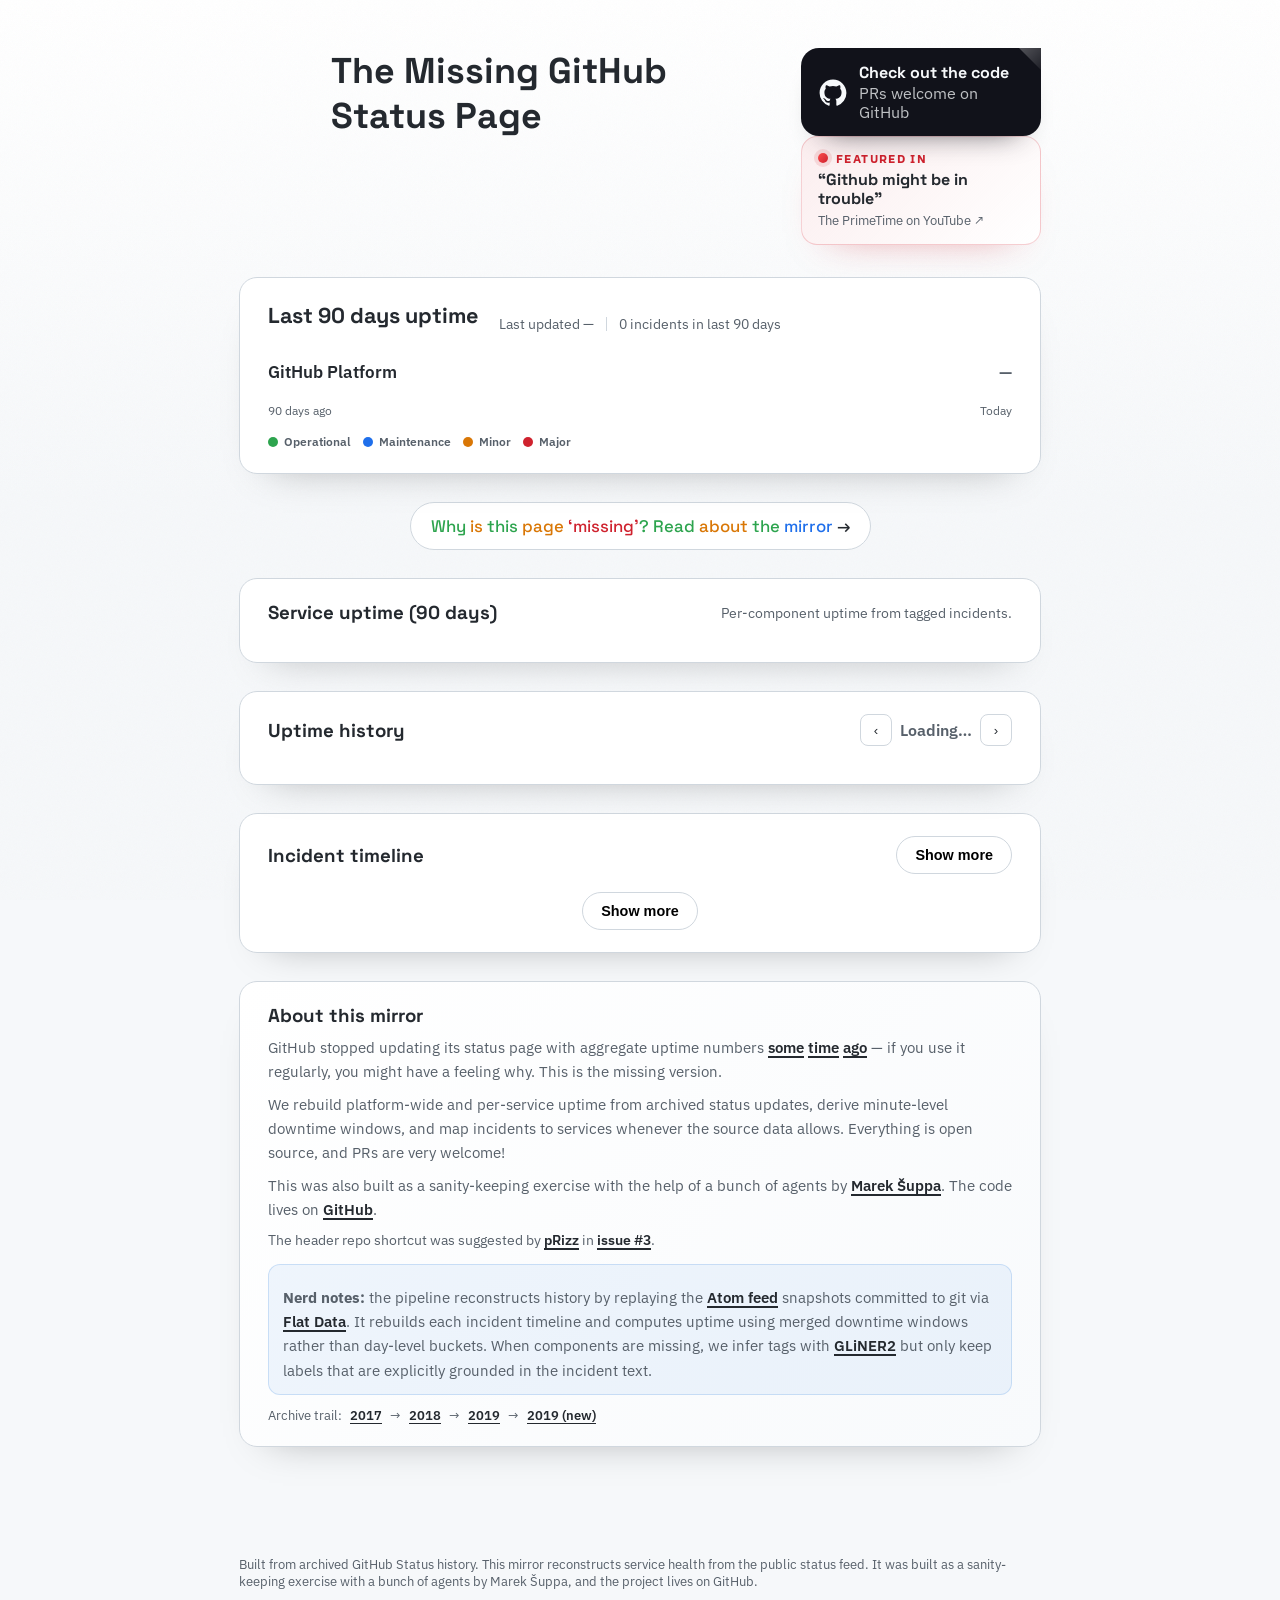
<file: site/pick-cta-4.html>
<!doctype html>
<html lang="en">
  <head>
    <meta charset="utf-8" />
    <meta name="viewport" content="width=device-width, initial-scale=1" />
    <title>Option 4 · The Missing GitHub Status Page</title>
    <link rel="stylesheet" href="styles.css" />
    <link rel="icon" href="favicon.svg" type="image/svg+xml" />
    <link rel="preconnect" href="https://fonts.googleapis.com" />
    <link rel="preconnect" href="https://fonts.gstatic.com" crossorigin />
    <link
      href="https://fonts.googleapis.com/css2?family=IBM+Plex+Sans:wght@400;500;600&family=Space+Grotesk:wght@500;600;700&display=swap"
      rel="stylesheet"
    />
  </head>
  <body>
    <div class="grain"></div>
    <header class="site-header">
      <div class="brand">
        <div class="brand-mark">
          <span></span>
          <span></span>
          <span></span>
        </div>
        <div class="brand-text">
          <h1>The Missing GitHub Status Page</h1>
        </div>
      </div>
      <div class="header-side-stack">
        <a class="site-live-fold" href="https://github.com/mrshu/github-statuses" target="_blank" rel="noreferrer">
          <svg class="site-live-github" viewBox="0 0 24 24" aria-hidden="true">
            <path d="M12 .5C5.65.5.5 5.65.5 12a11.5 11.5 0 0 0 7.86 10.92c.58.11.79-.25.79-.56v-2.18c-3.2.7-3.88-1.36-3.88-1.36-.52-1.33-1.28-1.68-1.28-1.68-1.04-.71.08-.7.08-.7 1.15.08 1.75 1.18 1.75 1.18 1.02 1.76 2.69 1.25 3.34.95.1-.74.4-1.25.72-1.54-2.55-.29-5.24-1.27-5.24-5.66 0-1.25.45-2.26 1.18-3.05-.12-.29-.51-1.46.11-3.04 0 0 .97-.31 3.17 1.17a11.03 11.03 0 0 1 5.77 0c2.19-1.48 3.16-1.17 3.16-1.17.63 1.58.24 2.75.12 3.04.74.79 1.18 1.8 1.18 3.05 0 4.4-2.69 5.37-5.25 5.65.41.36.78 1.07.78 2.15v3.18c0 .31.21.67.8.55A11.5 11.5 0 0 0 23.5 12C23.5 5.65 18.35.5 12 .5Z" />
          </svg>
          <span class="site-live-copy">
            <strong>Check out the code</strong>
            <span>PRs welcome on GitHub</span>
          </span>
        </a>
        <a
          class="feature-spotlight"
          href="https://www.youtube.com/watch?v=f3u57jkwBFE"
          target="_blank"
          rel="noreferrer"
        >
          <span class="feature-label">Featured In</span>
          <strong>“Github might be in trouble”</strong>
          <span class="feature-meta">The PrimeTime on YouTube ↗</span>
        </a>
      </div>
    </header>

    <main>
      <section class="hero panel-raise" data-animate>
        <div class="hero-panel hero-panel-full">
          <div class="hero-panel-header">
            <h3>Last 90 days uptime</h3>
            <div class="status-meta">
              <span id="lastUpdated">Last updated —</span>
              <span class="divider"></span>
              <span id="incidentCount">0 incidents in last 90 days</span>
            </div>
          </div>
          <div class="uptime-row">
            <div class="uptime-label">
              <span>GitHub Platform</span>
              <span class="uptime-percent" id="uptimePercent">—</span>
            </div>
            <div class="uptime-bars" id="uptimeBars"></div>
            <div class="uptime-tooltip" id="uptimeTooltip" aria-hidden="true"></div>
            <div class="uptime-axis">
              <span>90 days ago</span>
              <span>Today</span>
            </div>
          </div>
          <div class="legend" id="legend">
            <span class="legend-item"><span class="dot operational"></span>Operational</span>
            <span class="legend-item"><span class="dot maintenance"></span>Maintenance</span>
            <span class="legend-item"><span class="dot minor"></span>Minor</span>
            <span class="legend-item"><span class="dot major"></span>Major</span>
          </div>
        </div>
      </section>

      <div class="about-prompt" data-animate>
        <a href="#about"><span class="status-operational">Why</span> <span class="status-minor">is</span> <span class="status-operational">this</span> <span class="status-minor">page</span> <span class="status-major">‘missing’</span><span class="status-operational">?</span> <span class="status-operational">Read</span> <span class="status-minor">about</span> <span class="status-operational">the</span> <span class="status-maintenance">mirror</span> →</a>
      </div>

      <section class="panel panel-raise" data-animate>
        <div class="panel-header">
          <h3>Service uptime (90 days)</h3>
          <p class="muted">Per-component uptime from tagged incidents.</p>
        </div>
        <div id="serviceStatus" class="service-list"></div>
      </section>

      <section class="panel panel-raise" data-animate>
        <div class="panel-header history-header">
          <h3>Uptime history</h3>
          <div class="history-controls">
            <button class="icon-button" type="button" id="historyPrev" aria-label="Previous period">‹</button>
            <span id="historyRange">Loading…</span>
            <button class="icon-button" type="button" id="historyNext" aria-label="Next period">›</button>
          </div>
        </div>
        <div id="historyGrid" class="history-grid"></div>
      </section>

      <section class="panel" data-animate>
        <div class="panel-header">
          <h3>Incident timeline</h3>
          <div class="panel-actions">
            <button class="ghost-button" type="button" id="togglePast" data-toggle-timeline>Show more</button>
          </div>
        </div>
        <div id="incidentTimeline"></div>
        <div class="timeline-footer">
          <button class="ghost-button" type="button" id="togglePastBottom" data-toggle-timeline>
            Show more
          </button>
        </div>
      </section>

      <section class="panel panel-raise about-panel" id="about" data-animate>
        <div class="panel-header">
          <h3>About this mirror</h3>
        </div>
        <p class="about-body">
          GitHub stopped updating its status page with aggregate uptime numbers
          <a href="https://web.archive.org/web/20170328180759/https://status.github.com/">some</a>
          <a href="https://web.archive.org/web/20180630225202/https://status.github.com/">time</a>
          <a href="https://web.archive.org/web/20190507223213/https://status.github.com/messages">ago</a>
          — if you use it regularly, you might have a feeling why. This is the missing version.
        </p>
        <p class="about-body">
          We rebuild platform‑wide and per‑service uptime from archived status updates, derive
          minute‑level downtime windows, and map incidents to services whenever the source data allows.
          Everything is open source, and PRs are very welcome!
        </p>
        <p class="about-body">
          This was also built as a sanity-keeping exercise with the help of a bunch of agents by
          <a href="https://mareksuppa.com">Marek Šuppa</a>. The code lives on
          <a href="https://github.com/mrshu/github-statuses">GitHub</a>.
        </p>
        <p class="about-body about-attribution">
          The header repo shortcut was suggested by
          <a href="https://github.com/pRizz">pRizz</a> in
          <a href="https://github.com/mrshu/github-statuses/issues/3">issue #3</a>.
        </p>
        <div class="about-nerd">
          <p class="about-body">
            <strong>Nerd notes:</strong> the pipeline reconstructs history by replaying the
            <a href="https://www.githubstatus.com/history.atom">Atom feed</a>
            snapshots committed to git via
            <a href="https://github.com/githubocto/flat">Flat Data</a>.
            It rebuilds each incident timeline and computes
            uptime using merged downtime windows rather than day‑level buckets. When components are
            missing, we infer tags with
            <a href="https://github.com/fastino-ai/GLiNER2">GLiNER2</a>
            but only keep labels that are explicitly grounded in the incident text.
          </p>
        </div>
        <p class="about-links">
          Archive trail:
          <a href="https://web.archive.org/web/20170328180759/https://status.github.com/">2017</a>
          <span aria-hidden="true">→</span>
          <a href="https://web.archive.org/web/20180630225202/https://status.github.com/">2018</a>
          <span aria-hidden="true">→</span>
          <a href="https://web.archive.org/web/20190507223213/https://status.github.com/messages">2019</a>
          <span aria-hidden="true">→</span>
          <a href="https://web.archive.org/web/20190508015137/https://www.githubstatus.com/">2019 (new)</a>
        </p>
      </section>
    </main>

    <footer class="site-footer">
      <p>
        Built from archived GitHub Status history. This mirror reconstructs service
        health from the public status feed.
        It was built as a sanity-keeping exercise with a bunch of agents by
        <a href="https://mareksuppa.com">Marek Šuppa</a>, and the project lives on
        <a href="https://github.com/mrshu/github-statuses">GitHub</a>.
      </p>
    </footer>

    <script src="app.js" defer></script>
  </body>
</html>
</file>
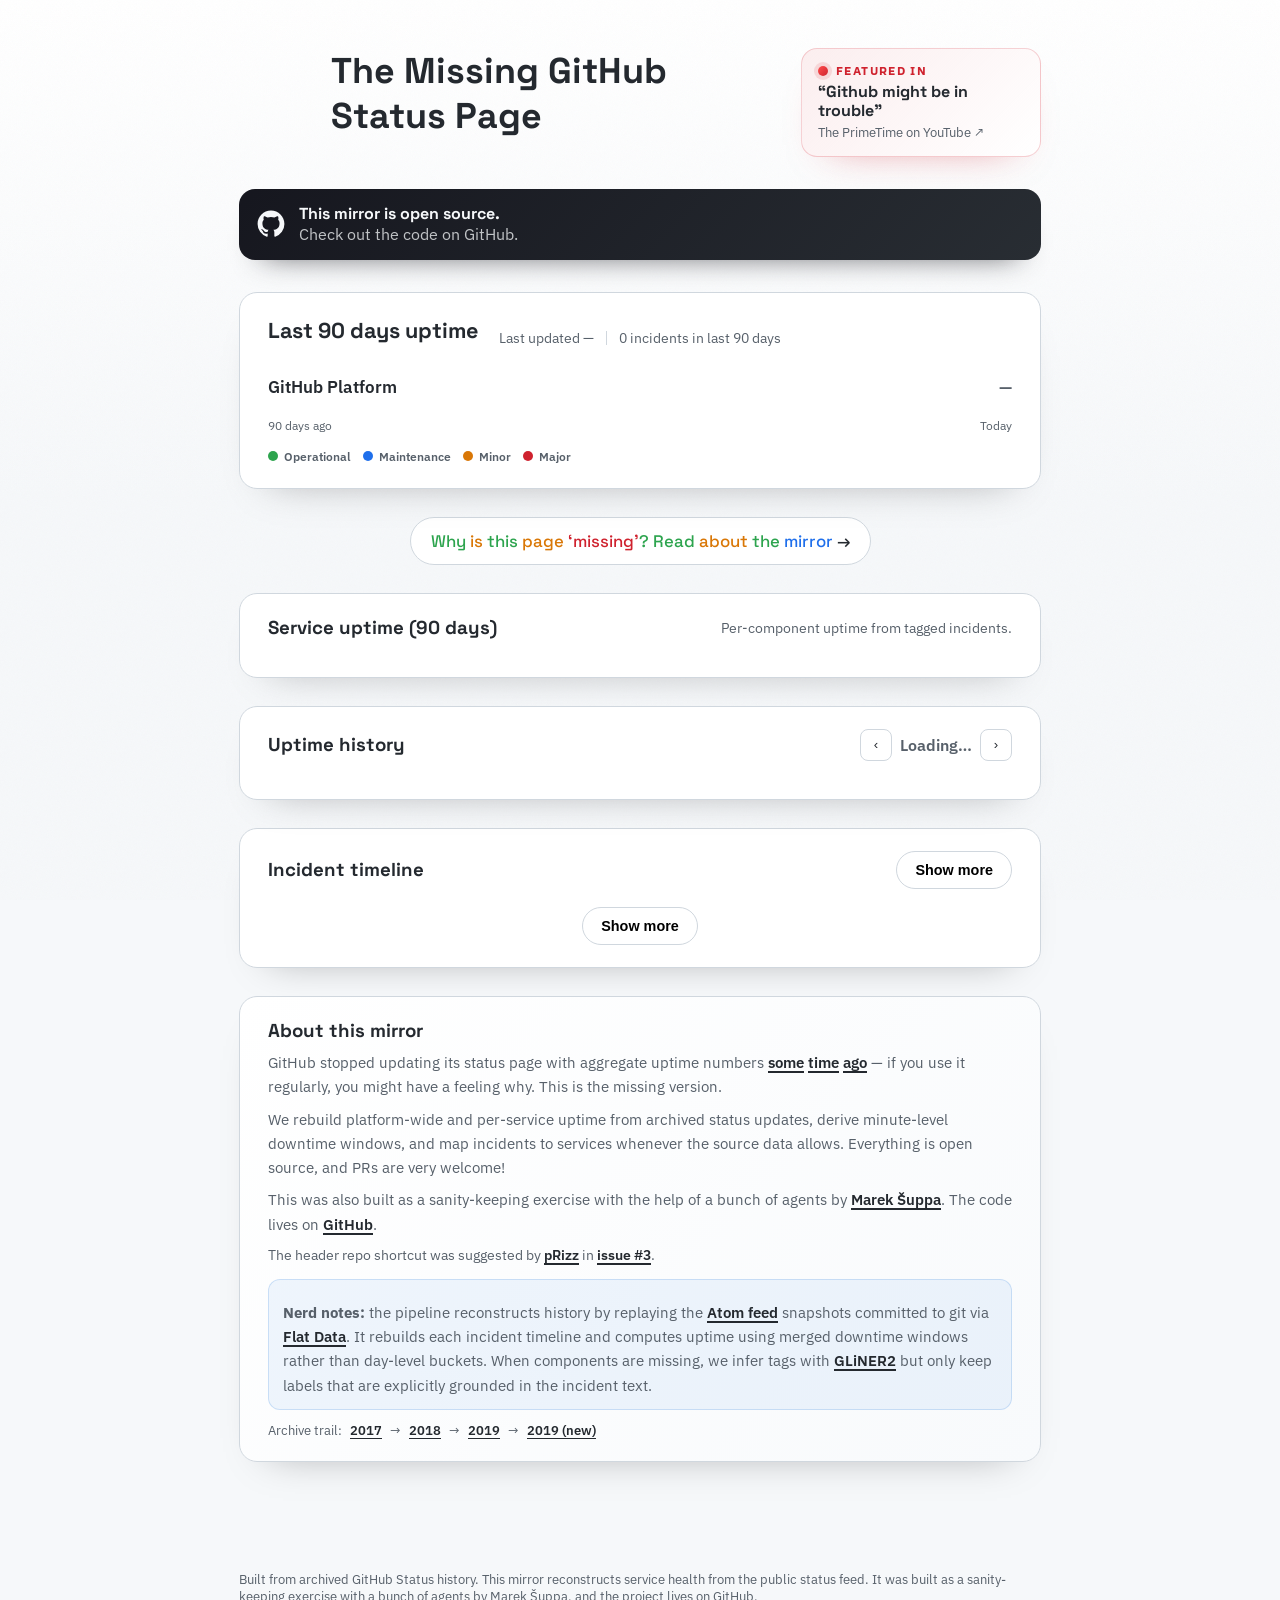
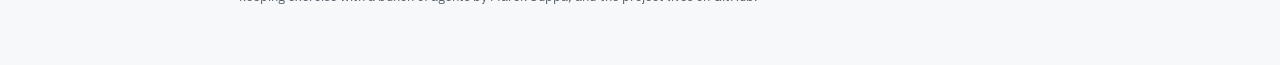
<file: site/pick-cta-5.html>
<!doctype html>
<html lang="en">
  <head>
    <meta charset="utf-8" />
    <meta name="viewport" content="width=device-width, initial-scale=1" />
    <title>Option 5 · The Missing GitHub Status Page</title>
    <link rel="stylesheet" href="styles.css" />
    <link rel="icon" href="favicon.svg" type="image/svg+xml" />
    <link rel="preconnect" href="https://fonts.googleapis.com" />
    <link rel="preconnect" href="https://fonts.gstatic.com" crossorigin />
    <link
      href="https://fonts.googleapis.com/css2?family=IBM+Plex+Sans:wght@400;500;600&family=Space+Grotesk:wght@500;600;700&display=swap"
      rel="stylesheet"
    />
  </head>
  <body>
    <div class="grain"></div>
    <header class="site-header">
      <div class="brand">
        <div class="brand-mark">
          <span></span>
          <span></span>
          <span></span>
        </div>
        <div class="brand-text">
          <h1>The Missing GitHub Status Page</h1>
        </div>
      </div>
      <a
        class="feature-spotlight"
        href="https://www.youtube.com/watch?v=f3u57jkwBFE"
        target="_blank"
        rel="noreferrer"
      >
        <span class="feature-label">Featured In</span>
        <strong>“Github might be in trouble”</strong>
        <span class="feature-meta">The PrimeTime on YouTube ↗</span>
      </a>
    </header>

    <main>
      <section class="site-live-strip-wrap panel-raise" data-animate>
        <a class="site-live-strip" href="https://github.com/mrshu/github-statuses" target="_blank" rel="noreferrer">
          <svg class="site-live-github" viewBox="0 0 24 24" aria-hidden="true">
            <path d="M12 .5C5.65.5.5 5.65.5 12a11.5 11.5 0 0 0 7.86 10.92c.58.11.79-.25.79-.56v-2.18c-3.2.7-3.88-1.36-3.88-1.36-.52-1.33-1.28-1.68-1.28-1.68-1.04-.71.08-.7.08-.7 1.15.08 1.75 1.18 1.75 1.18 1.02 1.76 2.69 1.25 3.34.95.1-.74.4-1.25.72-1.54-2.55-.29-5.24-1.27-5.24-5.66 0-1.25.45-2.26 1.18-3.05-.12-.29-.51-1.46.11-3.04 0 0 .97-.31 3.17 1.17a11.03 11.03 0 0 1 5.77 0c2.19-1.48 3.16-1.17 3.16-1.17.63 1.58.24 2.75.12 3.04.74.79 1.18 1.8 1.18 3.05 0 4.4-2.69 5.37-5.25 5.65.41.36.78 1.07.78 2.15v3.18c0 .31.21.67.8.55A11.5 11.5 0 0 0 23.5 12C23.5 5.65 18.35.5 12 .5Z" />
          </svg>
          <span class="site-live-copy">
            <strong>This mirror is open source.</strong>
            <span>Check out the code on GitHub.</span>
          </span>
        </a>
      </section>

      <section class="hero panel-raise" data-animate>
        <div class="hero-panel hero-panel-full">
          <div class="hero-panel-header">
            <h3>Last 90 days uptime</h3>
            <div class="status-meta">
              <span id="lastUpdated">Last updated —</span>
              <span class="divider"></span>
              <span id="incidentCount">0 incidents in last 90 days</span>
            </div>
          </div>
          <div class="uptime-row">
            <div class="uptime-label">
              <span>GitHub Platform</span>
              <span class="uptime-percent" id="uptimePercent">—</span>
            </div>
            <div class="uptime-bars" id="uptimeBars"></div>
            <div class="uptime-tooltip" id="uptimeTooltip" aria-hidden="true"></div>
            <div class="uptime-axis">
              <span>90 days ago</span>
              <span>Today</span>
            </div>
          </div>
          <div class="legend" id="legend">
            <span class="legend-item"><span class="dot operational"></span>Operational</span>
            <span class="legend-item"><span class="dot maintenance"></span>Maintenance</span>
            <span class="legend-item"><span class="dot minor"></span>Minor</span>
            <span class="legend-item"><span class="dot major"></span>Major</span>
          </div>
        </div>
      </section>

      <div class="about-prompt" data-animate>
        <a href="#about"><span class="status-operational">Why</span> <span class="status-minor">is</span> <span class="status-operational">this</span> <span class="status-minor">page</span> <span class="status-major">‘missing’</span><span class="status-operational">?</span> <span class="status-operational">Read</span> <span class="status-minor">about</span> <span class="status-operational">the</span> <span class="status-maintenance">mirror</span> →</a>
      </div>

      <section class="panel panel-raise" data-animate>
        <div class="panel-header">
          <h3>Service uptime (90 days)</h3>
          <p class="muted">Per-component uptime from tagged incidents.</p>
        </div>
        <div id="serviceStatus" class="service-list"></div>
      </section>

      <section class="panel panel-raise" data-animate>
        <div class="panel-header history-header">
          <h3>Uptime history</h3>
          <div class="history-controls">
            <button class="icon-button" type="button" id="historyPrev" aria-label="Previous period">‹</button>
            <span id="historyRange">Loading…</span>
            <button class="icon-button" type="button" id="historyNext" aria-label="Next period">›</button>
          </div>
        </div>
        <div id="historyGrid" class="history-grid"></div>
      </section>

      <section class="panel" data-animate>
        <div class="panel-header">
          <h3>Incident timeline</h3>
          <div class="panel-actions">
            <button class="ghost-button" type="button" id="togglePast" data-toggle-timeline>Show more</button>
          </div>
        </div>
        <div id="incidentTimeline"></div>
        <div class="timeline-footer">
          <button class="ghost-button" type="button" id="togglePastBottom" data-toggle-timeline>
            Show more
          </button>
        </div>
      </section>

      <section class="panel panel-raise about-panel" id="about" data-animate>
        <div class="panel-header">
          <h3>About this mirror</h3>
        </div>
        <p class="about-body">
          GitHub stopped updating its status page with aggregate uptime numbers
          <a href="https://web.archive.org/web/20170328180759/https://status.github.com/">some</a>
          <a href="https://web.archive.org/web/20180630225202/https://status.github.com/">time</a>
          <a href="https://web.archive.org/web/20190507223213/https://status.github.com/messages">ago</a>
          — if you use it regularly, you might have a feeling why. This is the missing version.
        </p>
        <p class="about-body">
          We rebuild platform‑wide and per‑service uptime from archived status updates, derive
          minute‑level downtime windows, and map incidents to services whenever the source data allows.
          Everything is open source, and PRs are very welcome!
        </p>
        <p class="about-body">
          This was also built as a sanity-keeping exercise with the help of a bunch of agents by
          <a href="https://mareksuppa.com">Marek Šuppa</a>. The code lives on
          <a href="https://github.com/mrshu/github-statuses">GitHub</a>.
        </p>
        <p class="about-body about-attribution">
          The header repo shortcut was suggested by
          <a href="https://github.com/pRizz">pRizz</a> in
          <a href="https://github.com/mrshu/github-statuses/issues/3">issue #3</a>.
        </p>
        <div class="about-nerd">
          <p class="about-body">
            <strong>Nerd notes:</strong> the pipeline reconstructs history by replaying the
            <a href="https://www.githubstatus.com/history.atom">Atom feed</a>
            snapshots committed to git via
            <a href="https://github.com/githubocto/flat">Flat Data</a>.
            It rebuilds each incident timeline and computes
            uptime using merged downtime windows rather than day‑level buckets. When components are
            missing, we infer tags with
            <a href="https://github.com/fastino-ai/GLiNER2">GLiNER2</a>
            but only keep labels that are explicitly grounded in the incident text.
          </p>
        </div>
        <p class="about-links">
          Archive trail:
          <a href="https://web.archive.org/web/20170328180759/https://status.github.com/">2017</a>
          <span aria-hidden="true">→</span>
          <a href="https://web.archive.org/web/20180630225202/https://status.github.com/">2018</a>
          <span aria-hidden="true">→</span>
          <a href="https://web.archive.org/web/20190507223213/https://status.github.com/messages">2019</a>
          <span aria-hidden="true">→</span>
          <a href="https://web.archive.org/web/20190508015137/https://www.githubstatus.com/">2019 (new)</a>
        </p>
      </section>
    </main>

    <footer class="site-footer">
      <p>
        Built from archived GitHub Status history. This mirror reconstructs service
        health from the public status feed.
        It was built as a sanity-keeping exercise with a bunch of agents by
        <a href="https://mareksuppa.com">Marek Šuppa</a>, and the project lives on
        <a href="https://github.com/mrshu/github-statuses">GitHub</a>.
      </p>
    </footer>

    <script src="app.js" defer></script>
  </body>
</html>
</file>
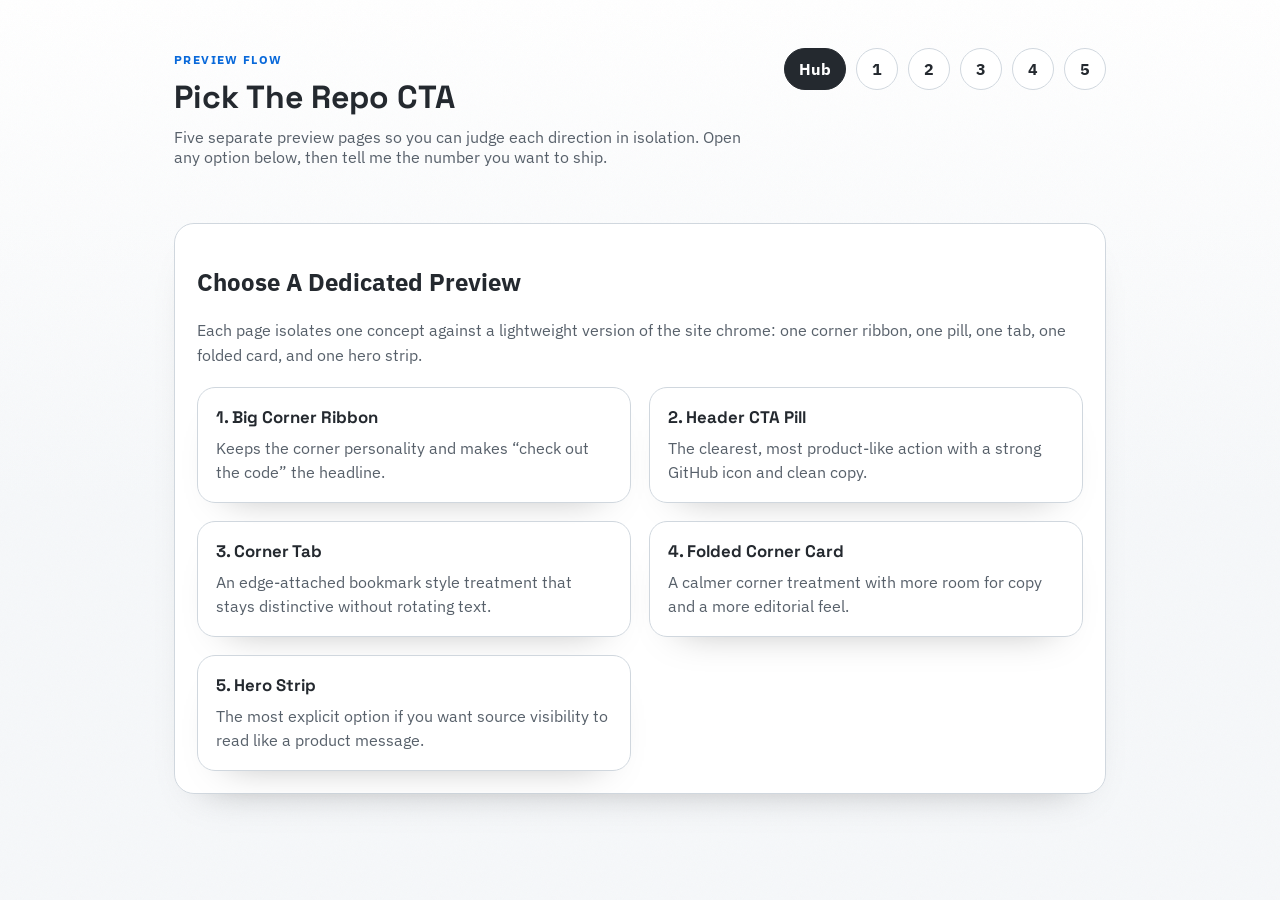
<file: site/pick-cta.html>
<!doctype html>
<html lang="en">
  <head>
    <meta charset="utf-8" />
    <meta name="viewport" content="width=device-width, initial-scale=1" />
    <title>Pick A Code CTA</title>
    <link rel="stylesheet" href="styles.css" />
    <link rel="icon" href="favicon.svg" type="image/svg+xml" />
    <link rel="preconnect" href="https://fonts.googleapis.com" />
    <link rel="preconnect" href="https://fonts.gstatic.com" crossorigin />
    <link
      href="https://fonts.googleapis.com/css2?family=IBM+Plex+Sans:wght@400;500;600&family=Space+Grotesk:wght@500;600;700&display=swap"
      rel="stylesheet"
    />
  </head>
  <body>
    <div class="grain"></div>
    <main class="picker-shell">
      <div class="picker-header">
        <div>
          <div class="picker-kicker">Preview Flow</div>
          <h1>Pick The Repo CTA</h1>
          <p>
            Five separate preview pages so you can judge each direction in isolation.
            Open any option below, then tell me the number you want to ship.
          </p>
        </div>
        <div class="picker-links">
          <a class="picker-link active" href="pick-cta.html">Hub</a>
          <a class="picker-link" href="pick-cta-1.html">1</a>
          <a class="picker-link" href="pick-cta-2.html">2</a>
          <a class="picker-link" href="pick-cta-3.html">3</a>
          <a class="picker-link" href="pick-cta-4.html">4</a>
          <a class="picker-link" href="pick-cta-5.html">5</a>
        </div>
      </div>

      <section class="picker-card">
        <h2>Choose A Dedicated Preview</h2>
        <p class="picker-copy">
          Each page isolates one concept against a lightweight version of the site chrome:
          one corner ribbon, one pill, one tab, one folded card, and one hero strip.
        </p>
        <div class="picker-hub-list">
          <a class="picker-hub-item" href="pick-cta-1.html">
            <strong>1. Big Corner Ribbon</strong>
            <span>Keeps the corner personality and makes “check out the code” the headline.</span>
          </a>
          <a class="picker-hub-item" href="pick-cta-2.html">
            <strong>2. Header CTA Pill</strong>
            <span>The clearest, most product-like action with a strong GitHub icon and clean copy.</span>
          </a>
          <a class="picker-hub-item" href="pick-cta-3.html">
            <strong>3. Corner Tab</strong>
            <span>An edge-attached bookmark style treatment that stays distinctive without rotating text.</span>
          </a>
          <a class="picker-hub-item" href="pick-cta-4.html">
            <strong>4. Folded Corner Card</strong>
            <span>A calmer corner treatment with more room for copy and a more editorial feel.</span>
          </a>
          <a class="picker-hub-item" href="pick-cta-5.html">
            <strong>5. Hero Strip</strong>
            <span>The most explicit option if you want source visibility to read like a product message.</span>
          </a>
        </div>
      </section>
    </main>
  </body>
</html>
</file>
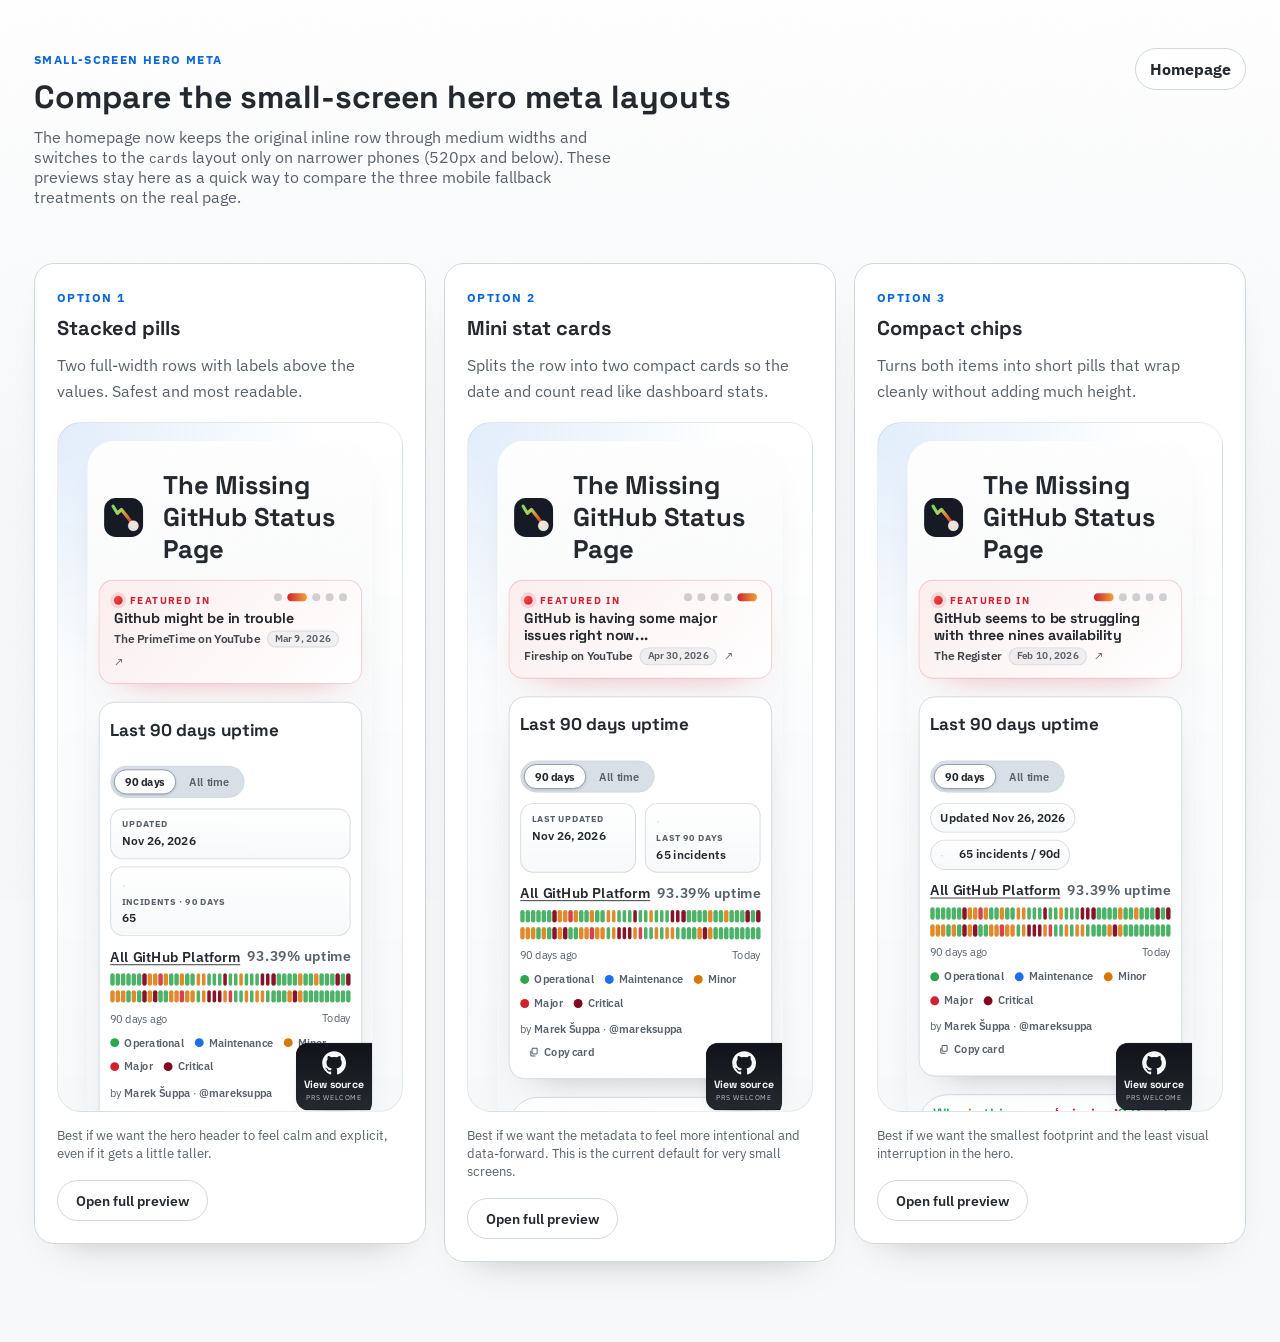
<file: site/status-meta-options.html>
<!doctype html>
<html lang="en">
  <head>
    <meta charset="utf-8" />
    <meta name="viewport" content="width=device-width, initial-scale=1" />
    <title>Status Meta Options</title>
    <link rel="stylesheet" href="styles.css" />
    <link rel="stylesheet" href="status-meta-options.css" />
    <link rel="icon" href="favicon.svg" type="image/svg+xml" />
    <link rel="preconnect" href="https://fonts.googleapis.com" />
    <link rel="preconnect" href="https://fonts.gstatic.com" crossorigin />
    <link
      href="https://fonts.googleapis.com/css2?family=IBM+Plex+Sans:wght@400;500;600&family=Space+Grotesk:wght@500;600;700&display=swap"
      rel="stylesheet"
    />
  </head>
  <body class="meta-picker-page">
    <div class="grain"></div>
    <main class="picker-shell">
      <header class="picker-header">
        <div>
          <span class="picker-kicker">Small-screen hero meta</span>
          <h1>Compare the small-screen hero meta layouts</h1>
          <p>
            The homepage now keeps the original inline row through medium widths and
            switches to the <code>cards</code> layout only on narrower phones
            (520px and below). These previews stay here as a quick way to compare the
            three mobile fallback treatments on the real page.
          </p>
        </div>
        <div class="picker-links">
          <a class="picker-link" href="./index.html" target="_blank" rel="noreferrer">Homepage</a>
        </div>
      </header>

      <section class="picker-grid meta-picker-grid">
        <article class="picker-card">
          <span class="picker-kicker">Option 1</span>
          <h3>Stacked pills</h3>
          <p class="picker-copy">
            Two full-width rows with labels above the values. Safest and most readable.
          </p>
          <div class="meta-option-preview">
            <iframe
              src="./index.html?meta=stacked&preview=status-meta-options"
              title="Stacked pills preview"
              loading="lazy"
            ></iframe>
          </div>
          <p class="picker-note">
            Best if we want the hero header to feel calm and explicit, even if it gets a
            little taller.
          </p>
          <div class="picker-actions">
            <a
              class="ghost-button"
              href="./index.html?meta=stacked&preview=status-meta-options"
              target="_blank"
              rel="noreferrer"
            >
              Open full preview
            </a>
          </div>
        </article>

        <article class="picker-card">
          <span class="picker-kicker">Option 2</span>
          <h3>Mini stat cards</h3>
          <p class="picker-copy">
            Splits the row into two compact cards so the date and count read like dashboard
            stats.
          </p>
          <div class="meta-option-preview">
            <iframe
              src="./index.html?meta=cards&preview=status-meta-options"
              title="Mini stat cards preview"
              loading="lazy"
            ></iframe>
          </div>
          <p class="picker-note">
            Best if we want the metadata to feel more intentional and data-forward.
            This is the current default for very small screens.
          </p>
          <div class="picker-actions">
            <a
              class="ghost-button"
              href="./index.html?meta=cards&preview=status-meta-options"
              target="_blank"
              rel="noreferrer"
            >
              Open full preview
            </a>
          </div>
        </article>

        <article class="picker-card">
          <span class="picker-kicker">Option 3</span>
          <h3>Compact chips</h3>
          <p class="picker-copy">
            Turns both items into short pills that wrap cleanly without adding much height.
          </p>
          <div class="meta-option-preview">
            <iframe
              src="./index.html?meta=compact&preview=status-meta-options"
              title="Compact chips preview"
              loading="lazy"
            ></iframe>
          </div>
          <p class="picker-note">
            Best if we want the smallest footprint and the least visual interruption in the
            hero.
          </p>
          <div class="picker-actions">
            <a
              class="ghost-button"
              href="./index.html?meta=compact&preview=status-meta-options"
              target="_blank"
              rel="noreferrer"
            >
              Open full preview
            </a>
          </div>
        </article>
      </section>
    </main>
  </body>
</html>
</file>
<file: site/styles.css>
:root {
  color-scheme: light;
  --bg: #f6f8fa;
  --bg-top: #ffffff;
  --bg-bottom: #f6f8fa;
  --bg-2: #ffffff;
  --ink: #24292f;
  --muted: #57606a;
  --card: #ffffff;
  --border: #d0d7de;
  --accent: #0969da;
  --operational: #2da44e;
  --minor: #d97706;
  --major: #cf222e;
  --critical: #82071e;
  --maintenance: #1f6feb;
  /* Timeline bars are softened against the card; per-theme so dark mode stops
     drawing light-theme colours that disagree with its own legend. */
  --bar-operational: rgba(45, 164, 78, 0.85);
  --bar-minor: rgba(217, 119, 6, 0.85);
  --bar-major: rgba(207, 34, 46, 0.85);
  --bar-critical: rgba(130, 7, 30, 0.95);
  --bar-maintenance: rgba(31, 111, 235, 0.85);
  --shadow: 0 20px 40px -30px rgba(0, 0, 0, 0.35);
  --radius: 18px;
  --radius-sm: 12px;
  --mono: "IBM Plex Sans", system-ui, -apple-system, sans-serif;
  --display: "Space Grotesk", "IBM Plex Sans", sans-serif;
  --card-border-soft: #f0eee8;
  --feature-border: rgba(207, 34, 46, 0.2);
  --feature-bg:
    linear-gradient(135deg, rgba(207, 34, 46, 0.08), rgba(255, 255, 255, 0.96)),
    #ffffff;
  --feature-shadow: 0 18px 40px -30px rgba(207, 34, 46, 0.55);
  --feature-shadow-hover: 0 24px 48px -32px rgba(207, 34, 46, 0.7);
  --feature-outlet: rgba(36, 41, 47, 0.86);
  --date-chip-border: rgba(208, 215, 222, 0.92);
  --date-chip-bg: rgba(36, 41, 47, 0.05);
  --feature-dot-idle: rgba(87, 96, 106, 0.28);
  --button-hover-bg: rgba(36, 41, 47, 0.06);
  --button-loading-bg: rgba(36, 41, 47, 0.05);
  --button-success-bg: rgba(45, 164, 78, 0.12);
  --button-warning-bg: rgba(217, 119, 6, 0.12);
  --button-error-bg: rgba(207, 34, 46, 0.1);
  --button-success-ink: #1b5f33;
  --button-warning-ink: #8a4b00;
  --button-error-ink: #8a1f24;
  --status-pill-ok-bg: #eaf6ec;
  --status-pill-none-bg: #e9f7ed;
  --status-pill-ring: rgba(46, 164, 79, 0.2);
  --bars-empty: #dfe4ea;
  --tooltip-bg: #fffdf9;
  --tooltip-shadow: 0 20px 38px -28px rgba(28, 28, 28, 0.5);
  --tooltip-summary-bg: rgba(207, 201, 190, 0.2);
  --prompt-bg: #ffffff;
  --prompt-shadow: 0 16px 28px -24px rgba(17, 18, 26, 0.32);
  --prompt-shadow-hover: 0 18px 30px -22px rgba(17, 18, 26, 0.38);
  --cta-option-bg: linear-gradient(180deg, #ffffff 0%, #f8fafc 100%);
  --cta-preview-border: rgba(36, 41, 47, 0.12);
  --cta-preview-bg:
    radial-gradient(circle at top left, rgba(9, 105, 218, 0.08), transparent 38%),
    linear-gradient(180deg, #f9fbfd 0%, #ffffff 100%);
  --status-meta-card-border: var(--date-chip-border);
  --status-meta-card-bg: linear-gradient(180deg, rgba(255, 255, 255, 0.96), rgba(246, 248, 250, 0.92));
  --picker-link-bg: rgba(255, 255, 255, 0.86);
  --picker-link-active-bg: var(--ink);
  --picker-link-active-ink: var(--bg-2);
  --picker-link-active-border: var(--ink);
  --picker-card-bg: rgba(255, 255, 255, 0.92);
  --picker-hub-item-bg: rgba(255, 255, 255, 0.9);
  --picker-preview-border: rgba(36, 41, 47, 0.08);
  --picker-preview-bg:
    radial-gradient(circle at top left, rgba(9, 105, 218, 0.12), transparent 34%),
    linear-gradient(180deg, rgba(255, 255, 255, 0.94), rgba(246, 248, 250, 0.98));
  --picker-preview-panel-border: rgba(36, 41, 47, 0.08);
  --picker-preview-panel-bg:
    linear-gradient(180deg, rgba(255, 255, 255, 0.96), rgba(248, 250, 252, 0.92));
  --picker-preview-panel-highlight: inset 0 1px 0 rgba(255, 255, 255, 0.85);
  --about-panel-bg: linear-gradient(135deg, #ffffff 0%, #f8fafc 100%);
  --about-nerd-bg: rgba(9, 105, 218, 0.06);
  --about-nerd-border: rgba(9, 105, 218, 0.16);
  --month-card-bg: #ffffff;
  --month-future-bg: #e9edf1;
  --empty-bg: #f6f8fa;
  --incident-card-bg: #ffffff;
  --timeline-chip-bg: #f0ede7;
  --component-chip-bg: #f6f8fa;
  --icon-button-bg: #ffffff;
  --view-toggle-track: #d8dfe6;
  --view-toggle-selected-border: #8c959f;
  --badge-minor-ink: #8a4b00;
  --badge-major-ink: #8a1f24;
  --badge-critical-ink: #6b0616;
  --badge-maintenance-ink: #1f4d8f;
  --badge-operational-ink: #1b5f33;
  --source-tab-bg: linear-gradient(180deg, #11121a 0%, #24292f 100%);
  --source-tab-border: transparent;
  --source-tab-shadow: 0 18px 28px -22px rgba(17, 18, 26, 0.8);
}

@media (prefers-color-scheme: dark) {
  :root {
    color-scheme: dark;
    --bg: #111827;
    --bg-top: #0d1117;
    --bg-bottom: #111827;
    --bg-2: #0d1117;
    --ink: #f0f6fc;
    --muted: #9da7b3;
    --card: #161b22;
    --border: #30363d;
    --accent: #58a6ff;
    --operational: #3fb950;
    --minor: #d29922;
    --major: #ff7b72;
    /* #f85149 sits one step from --major on Primer's red ramp and is
       indistinguishable from it in a bar strip; go deeper so critical still reads
       as the more severe of the two, matching the light theme's ordering. */
    --critical: #da3633;
    --maintenance: #58a6ff;
    --bar-operational: rgba(63, 185, 80, 0.85);
    --bar-minor: rgba(210, 153, 34, 0.85);
    --bar-major: rgba(255, 123, 114, 0.85);
    --bar-critical: rgba(218, 54, 51, 0.95);
    --bar-maintenance: rgba(88, 166, 255, 0.85);
    --shadow: 0 24px 48px -32px rgba(0, 0, 0, 0.72);
    --card-border-soft: #21262d;
    --feature-border: rgba(255, 123, 114, 0.28);
    --feature-bg:
      linear-gradient(135deg, rgba(255, 123, 114, 0.14), rgba(22, 27, 34, 0.98)),
      #161b22;
    --feature-shadow: 0 20px 44px -30px rgba(0, 0, 0, 0.72);
    --feature-shadow-hover: 0 24px 52px -30px rgba(0, 0, 0, 0.82);
    --feature-outlet: rgba(240, 246, 252, 0.88);
    --date-chip-border: rgba(99, 110, 123, 0.9);
    --date-chip-bg: rgba(240, 246, 252, 0.06);
    --feature-dot-idle: rgba(157, 167, 179, 0.4);
    --button-hover-bg: rgba(240, 246, 252, 0.08);
    --button-loading-bg: rgba(240, 246, 252, 0.06);
    --button-success-bg: rgba(63, 185, 80, 0.14);
    --button-warning-bg: rgba(210, 153, 34, 0.16);
    --button-error-bg: rgba(255, 123, 114, 0.14);
    --button-success-ink: #7ee787;
    --button-warning-ink: #e3b341;
    --button-error-ink: #ffa198;
    --status-pill-ok-bg: rgba(63, 185, 80, 0.14);
    --status-pill-none-bg: rgba(63, 185, 80, 0.14);
    --status-pill-ring: rgba(63, 185, 80, 0.22);
    --bars-empty: #30363d;
    --tooltip-bg: #1c2128;
    --tooltip-shadow: 0 20px 44px -28px rgba(0, 0, 0, 0.82);
    --tooltip-summary-bg: rgba(240, 246, 252, 0.06);
    --prompt-bg: #161b22;
    --prompt-shadow: 0 18px 34px -24px rgba(0, 0, 0, 0.64);
    --prompt-shadow-hover: 0 20px 38px -22px rgba(0, 0, 0, 0.74);
    --cta-option-bg: linear-gradient(180deg, #161b22 0%, #11161d 100%);
    --cta-preview-border: rgba(240, 246, 252, 0.12);
    --cta-preview-bg:
      radial-gradient(circle at top left, rgba(88, 166, 255, 0.12), transparent 38%),
      linear-gradient(180deg, #0f141b 0%, #161b22 100%);
    --status-meta-card-bg:
      linear-gradient(180deg, rgba(22, 27, 34, 0.96), rgba(17, 22, 29, 0.92));
    --picker-link-bg: rgba(22, 27, 34, 0.9);
    --picker-card-bg: rgba(22, 27, 34, 0.92);
    --picker-hub-item-bg: rgba(22, 27, 34, 0.9);
    --picker-preview-border: rgba(240, 246, 252, 0.1);
    --picker-preview-bg:
      radial-gradient(circle at top left, rgba(88, 166, 255, 0.16), transparent 34%),
      linear-gradient(180deg, rgba(13, 17, 23, 0.96), rgba(22, 27, 34, 0.98));
    --picker-preview-panel-border: rgba(240, 246, 252, 0.08);
    --picker-preview-panel-bg:
      linear-gradient(180deg, rgba(22, 27, 34, 0.96), rgba(17, 22, 29, 0.92));
    --picker-preview-panel-highlight: inset 0 1px 0 rgba(240, 246, 252, 0.06);
    --about-panel-bg: linear-gradient(135deg, #161b22 0%, #11161d 100%);
    --about-nerd-bg: rgba(88, 166, 255, 0.08);
    --about-nerd-border: rgba(88, 166, 255, 0.18);
    --month-card-bg: #161b22;
    --month-future-bg: #262c36;
    --empty-bg: #11161d;
    --incident-card-bg: #161b22;
    --timeline-chip-bg: #21262d;
    --component-chip-bg: #11161d;
    --icon-button-bg: #161b22;
    --view-toggle-track: #0b0f14;
    --view-toggle-selected-border: rgba(240, 246, 252, 0.22);
    --date-picker-filter: invert(0.7) brightness(1.5);
    --badge-minor-ink: #e3b341;
    --badge-major-ink: #ffa198;
    --badge-critical-ink: #ff8177;
    --badge-maintenance-ink: #79c0ff;
    --badge-operational-ink: #7ee787;
    --source-tab-bg: linear-gradient(180deg, #161b22 0%, #24292f 100%);
    --source-tab-border: rgba(255, 123, 114, 0.22);
    --source-tab-shadow: 0 20px 34px -22px rgba(0, 0, 0, 0.88);
  }

  .grain {
    opacity: 0.45;
    mix-blend-mode: screen;
  }
}

* {
  box-sizing: border-box;
}

body {
  margin: 0;
  font-family: var(--mono);
  background: var(--bg);
  color: var(--ink);
  min-height: 100vh;
  position: relative;
  isolation: isolate;
}

body::before {
  content: "";
  position: fixed;
  inset: 0;
  background: linear-gradient(180deg, var(--bg-top) 0%, var(--bg) 55%, var(--bg-bottom) 100%);
  pointer-events: none;
  z-index: -1;
}

a {
  color: inherit;
  text-decoration: none;
}

a:hover {
  text-decoration: underline;
}

.grain {
  position: fixed;
  inset: 0;
  background-image: url("data:image/svg+xml,%3Csvg xmlns='http://www.w3.org/2000/svg' width='120' height='120' viewBox='0 0 120 120'%3E%3Cfilter id='n'%3E%3CfeTurbulence type='fractalNoise' baseFrequency='1.2' numOctaves='2' stitchTiles='stitch'/%3E%3C/filter%3E%3Crect width='120' height='120' filter='url(%23n)' opacity='0.03'/%3E%3C/svg%3E");
  pointer-events: none;
  mix-blend-mode: multiply;
  z-index: 0;
}

.site-header {
  position: relative;
  z-index: 1;
  display: flex;
  justify-content: space-between;
  align-items: flex-start;
  padding: 48px 24px 32px;
  gap: 24px;
  max-width: 850px;
  margin: 0 auto;
}

.brand {
  display: flex;
  align-items: center;
  gap: 16px;
  min-width: 0;
}

.brand-mark {
  display: block;
  width: 76px;
  height: 76px;
  flex: 0 0 76px;
  aspect-ratio: 1 / 1;
  object-fit: contain;
}

.brand-text h1 {
  margin: 0;
  font-family: var(--display);
  font-size: clamp(1.8rem, 2.8vw, 2.6rem);
}

.feature-spotlight {
  display: flex;
  flex-direction: column;
  align-items: flex-start;
  gap: 4px;
  min-width: 240px;
  max-width: 290px;
  padding: 14px 16px;
  border-radius: 16px;
  border: 1px solid var(--feature-border);
  background: var(--feature-bg);
  box-shadow: var(--feature-shadow);
  text-decoration: none;
}

.feature-head {
  width: 100%;
  display: flex;
  align-items: center;
  justify-content: space-between;
  gap: 12px;
}

.feature-spotlight:hover {
  transform: translateY(-1px);
  box-shadow: var(--feature-shadow-hover);
}

.feature-link {
  display: flex;
  flex-direction: column;
  gap: 4px;
  color: inherit;
  text-decoration: none;
}

.feature-link:hover {
  text-decoration: none;
}

.site-live-pill,
.site-live-fold {
  display: inline-flex;
  align-items: center;
  gap: 12px;
  color: #f6f8fa;
  text-decoration: none;
  box-shadow: 0 18px 30px -24px rgba(17, 18, 26, 0.82);
}

.site-live-pill {
  padding: 14px 18px;
  border-radius: 999px;
  background: linear-gradient(135deg, #11121a 0%, #24292f 100%);
}

.site-live-copy {
  display: flex;
  flex-direction: column;
  gap: 2px;
}

.site-live-copy strong {
  font-family: var(--display);
  line-height: 1.1;
}

.site-live-copy span:last-child {
  color: rgba(246, 248, 250, 0.76);
  line-height: 1.2;
}

.site-live-eyebrow {
  font-size: 0.62rem;
  letter-spacing: 0.12em;
  text-transform: uppercase;
  color: rgba(246, 248, 250, 0.72);
}

.site-live-github {
  width: 28px;
  height: 28px;
  fill: currentColor;
  flex: 0 0 auto;
}

.site-live-fold {
  position: relative;
  padding: 16px 18px 14px;
  border-radius: 18px 0 18px 18px;
  background: #11121a;
}

.site-live-fold::after {
  content: "";
  position: absolute;
  top: 0;
  right: 0;
  width: 22px;
  height: 22px;
  background: linear-gradient(135deg, rgba(255, 255, 255, 0.28), rgba(255, 255, 255, 0.06));
  clip-path: polygon(0 0, 100% 0, 100% 100%);
}

.site-live-corner-ribbon {
  position: fixed;
  inset: 0;
  pointer-events: none;
  z-index: 20;
}

.site-live-corner-ribbon .site-live-ribbon-band {
  pointer-events: auto;
  position: absolute;
  top: 18px;
  right: -56px;
  width: 250px;
  display: inline-flex;
  align-items: center;
  justify-content: center;
  gap: 14px;
  padding: 12px 18px;
  background: linear-gradient(135deg, #24292f 0%, #11121a 100%);
  border: 1px solid rgba(255, 255, 255, 0.12);
  color: #f6f8fa;
  text-decoration: none;
  transform: rotate(45deg);
  box-shadow: 0 18px 30px -20px rgba(17, 18, 26, 0.85);
}

.site-live-ribbon-copy {
  display: flex;
  flex-direction: column;
  gap: 3px;
}

.site-live-ribbon-copy strong {
  font-family: var(--display);
  line-height: 1.1;
}

.site-live-ribbon-copy span:last-child {
  color: rgba(246, 248, 250, 0.76);
  text-transform: uppercase;
  letter-spacing: 0.08em;
  font-size: 0.7rem;
}

.site-live-corner-tab {
  position: absolute;
  top: 176px;
  right: 0;
  display: inline-flex;
  flex-direction: column;
  align-items: center;
  gap: 8px;
  min-width: 106px;
  padding: 16px 14px 20px;
  border-radius: 16px 0 0 16px;
  background: var(--source-tab-bg);
  border: 1px solid var(--source-tab-border);
  color: #f6f8fa;
  text-decoration: none;
  box-shadow: var(--source-tab-shadow);
  z-index: 2;
}

.site-live-corner-tab strong {
  font-family: var(--display);
  line-height: 1.1;
}

.site-live-corner-tab span:last-child {
  font-size: 0.68rem;
  text-transform: uppercase;
  letter-spacing: 0.08em;
  color: rgba(246, 248, 250, 0.74);
}

.site-live-strip-wrap {
  margin-bottom: 4px;
}

.site-live-strip {
  display: inline-flex;
  width: 100%;
  align-items: center;
  gap: 14px;
  padding: 16px 18px;
  border-radius: 16px;
  background: linear-gradient(135deg, rgba(17, 18, 26, 0.98), rgba(36, 41, 47, 0.98));
  color: #f6f8fa;
  text-decoration: none;
  box-shadow: 0 18px 30px -24px rgba(17, 18, 26, 0.82);
}

.feature-label {
  display: inline-flex;
  align-items: center;
  gap: 8px;
  color: var(--major);
  font-size: 0.72rem;
  font-weight: 700;
  letter-spacing: 0.12em;
  text-transform: uppercase;
}

.feature-label::before {
  content: "";
  width: 10px;
  height: 10px;
  border-radius: 50%;
  background: linear-gradient(135deg, #ff4d4d, #cf222e);
  box-shadow: 0 0 0 4px rgba(207, 34, 46, 0.12);
}

.feature-spotlight strong {
  display: -webkit-box;
  overflow: hidden;
  -webkit-box-orient: vertical;
  -webkit-line-clamp: 2;
  font-family: var(--display);
  font-size: 1rem;
  line-height: 1.2;
}

.feature-meta {
  color: var(--muted);
  font-size: 0.82rem;
  line-height: 1.35;
}

.feature-meta-split {
  display: flex;
  align-items: center;
  gap: 8px;
  flex-wrap: wrap;
}

.feature-outlet-meta {
  font-weight: 600;
  color: var(--feature-outlet);
}

.date-chip {
  padding: 3px 8px;
  border-radius: 999px;
  border: 1px solid var(--date-chip-border);
  background: var(--date-chip-bg);
  color: var(--muted);
  font-size: 0.7rem;
  font-weight: 600;
  line-height: 1;
  white-space: nowrap;
}

.feature-meta-arrow {
  color: var(--muted);
}

.feature-carousel {
  display: inline-flex;
  align-items: center;
  gap: 6px;
  flex: 0 0 auto;
}

.feature-dot {
  width: 9px;
  height: 9px;
  padding: 0;
  border: 0;
  border-radius: 999px;
  background: var(--feature-dot-idle);
  cursor: pointer;
  transition: background-color 0.18s ease, transform 0.18s ease, width 0.18s ease;
}

.feature-dot[data-active="true"] {
  width: 22px;
  background: linear-gradient(90deg, #cf222e, #f1a23a);
}

.feature-dot:hover {
  transform: translateY(-1px);
}

.ghost-button {
  border: 1px solid var(--border);
  background: var(--card);
  border-radius: 999px;
  padding: 10px 18px;
  font-size: 0.9rem;
  font-weight: 600;
  cursor: pointer;
  transition: transform 0.2s ease, box-shadow 0.2s ease;
}

.ghost-button:hover {
  transform: translateY(-1px);
  box-shadow: 0 10px 22px -15px rgba(0, 0, 0, 0.3);
}

.timeline-filters {
  display: flex;
  flex-wrap: wrap;
  gap: 8px;
  justify-content: center;
  padding: 14px 0 2px;
  position: relative;
  margin-top: 4px;
}

.timeline-filters::before {
  content: '';
  position: absolute;
  top: 0;
  left: 10%;
  right: 10%;
  height: 1px;
  background: linear-gradient(to right, transparent, var(--border), transparent);
}

.filter-pill {
  border-radius: 999px;
  padding: 5px 13px;
  font-size: 0.78rem;
  font-weight: 600;
  text-transform: uppercase;
  letter-spacing: 0.06em;
  cursor: pointer;
  transition: opacity 0.15s ease, box-shadow 0.15s ease;
  font-family: inherit;
}

.filter-pill-critical {
  background: rgba(130, 7, 30, 0.12);
  color: var(--badge-critical-ink);
  border: 1px solid rgba(130, 7, 30, 0.3);
}

.filter-pill-major {
  background: rgba(207, 34, 46, 0.12);
  color: var(--badge-major-ink);
  border: 1px solid rgba(207, 34, 46, 0.3);
}

.filter-pill-minor {
  background: rgba(217, 119, 6, 0.12);
  color: var(--badge-minor-ink);
  border: 1px solid rgba(217, 119, 6, 0.3);
}

.filter-pill-maintenance {
  background: rgba(31, 111, 235, 0.12);
  color: var(--badge-maintenance-ink);
  border: 1px solid rgba(31, 111, 235, 0.3);
}

.filter-pill-operational {
  background: rgba(45, 164, 78, 0.12);
  color: var(--badge-operational-ink);
  border: 1px solid rgba(45, 164, 78, 0.3);
}

.filter-pill[aria-pressed="false"] {
  opacity: 0.38;
}

.filter-pill[aria-pressed="true"] {
  opacity: 1;
  box-shadow: 0 0 0 2px currentColor;
}

.sort-select {
  border: 1px solid var(--border);
  background: var(--card);
  border-radius: 999px;
  padding: 10px 36px 10px 18px;
  font-size: 0.9rem;
  font-weight: 600;
  cursor: pointer;
  color: inherit;
  font-family: inherit;
  appearance: none;
  -webkit-appearance: none;
  background-image: url("data:image/svg+xml,%3Csvg xmlns='http://www.w3.org/2000/svg' width='12' height='8' viewBox='0 0 12 8'%3E%3Cpath d='M1 1l5 5 5-5' stroke='%23888' stroke-width='1.5' fill='none' stroke-linecap='round' stroke-linejoin='round'/%3E%3C/svg%3E");
  background-repeat: no-repeat;
  background-position: right 14px center;
}

main {
  position: relative;
  z-index: 1;
  padding: 0 24px 64px;
  display: flex;
  flex-direction: column;
  gap: 28px;
  max-width: 850px;
  margin: 0 auto;
}

.hero {
  display: grid;
  grid-template-columns: 1fr;
  gap: 24px;
}

.hero-status {
  background: var(--card);
  border-radius: var(--radius);
  padding: 28px 32px;
  box-shadow: var(--shadow);
  border: 1px solid var(--card-border-soft);
}

.status-pill {
  display: inline-flex;
  align-items: center;
  gap: 8px;
  padding: 6px 14px;
  border-radius: 999px;
  font-weight: 600;
  font-size: 0.85rem;
  background: var(--status-pill-ok-bg);
  color: var(--operational);
}

.status-pill::before {
  content: "";
  width: 10px;
  height: 10px;
  border-radius: 50%;
  background: currentColor;
  box-shadow: 0 0 0 4px var(--status-pill-ring);
}

.status-pill.minor {
  background: rgba(241, 162, 58, 0.18);
  color: var(--minor);
}

.status-pill.major {
  background: rgba(224, 86, 74, 0.18);
  color: var(--major);
}

.status-pill.critical {
  background: rgba(130, 7, 30, 0.18);
  color: var(--critical);
}

.status-pill.maintenance {
  background: rgba(60, 120, 216, 0.18);
  color: var(--maintenance);
}

.status-pill.none {
  background: var(--status-pill-none-bg);
  color: var(--operational);
}

.hero-status h2 {
  margin: 16px 0 8px;
  font-family: var(--display);
  font-size: clamp(1.4rem, 2vw, 1.9rem);
}

.hero-status p {
  margin: 0;
  color: var(--muted);
  line-height: 1.5;
}

.status-meta {
  margin-top: 18px;
  display: flex;
  align-items: center;
  flex-wrap: wrap;
  gap: 12px;
  color: var(--muted);
  font-size: 0.85rem;
}

.status-meta-item {
  display: inline-flex;
  align-items: baseline;
  gap: 4px;
  min-width: 0;
}

.status-meta-label,
.status-meta-value {
  display: block;
  min-width: 0;
}

.hero-panel .status-meta {
  margin-top: 0;
}

.divider {
  width: 1px;
  height: 14px;
  background: var(--border);
}

/* A standalone divider element strands itself as a stray rule at the end of a line
   when the meta wraps, so the panel header has no divider span at all -- the
   separator is drawn by the following item and cannot outlive its neighbour. */
.hero-panel-header .status-meta-item + .status-meta-item::before {
  content: "·";
  margin-right: 12px;
  color: var(--border);
}

.hero-panel {
  background: var(--card);
  border-radius: var(--radius);
  padding: 24px 28px;
  border: 1px solid var(--border);
  box-shadow: var(--shadow);
  position: relative;
  overflow: visible;
  z-index: 0;
}

.hero-panel-header {
  display: grid;
  grid-template-columns: 1fr auto 1fr;
  align-items: center;
  gap: 16px;
  margin-bottom: 16px;
}

.hero-panel h3 {
  margin: 0 0 16px;
  font-family: var(--display);
  font-size: 1.35rem;
}

.hero-panel-title {
  margin: 0;
  justify-self: start;
  min-width: 0;
}

.hero-panel-header > .view-toggle {
  justify-self: center;
}

.hero-panel-header > .status-meta {
  justify-self: end;
}

/* The track and the selected pill were both #ffffff in light mode, separated only by
   a 0.08-alpha shadow, so the active tab was effectively invisible. Recess the track
   and give the pill a real border and stronger type contrast. */
.view-toggle {
  display: inline-flex;
  align-items: center;
  padding: 3px;
  gap: 2px;
  border-radius: 999px;
  border: 1px solid var(--border);
  background: var(--view-toggle-track);
}

.view-toggle-btn {
  appearance: none;
  border: 1px solid transparent;
  background: transparent;
  color: var(--muted);
  font: inherit;
  font-size: 0.78rem;
  font-weight: 600;
  letter-spacing: 0.01em;
  padding: 5px 12px;
  border-radius: 999px;
  cursor: pointer;
  transition: color 0.15s ease, background 0.15s ease, box-shadow 0.15s ease;
  white-space: nowrap;
}

.view-toggle-btn:hover {
  color: var(--ink);
}

.view-toggle-btn:focus-visible {
  outline: 2px solid var(--accent);
  outline-offset: 2px;
}

.view-toggle-btn[aria-selected="true"] {
  color: var(--ink);
  font-weight: 700;
  background: var(--card);
  border-color: var(--view-toggle-selected-border);
  box-shadow: 0 1px 3px rgba(15, 23, 42, 0.16);
}

@media (prefers-color-scheme: dark) {
  .view-toggle-btn[aria-selected="true"] {
    background: rgba(240, 246, 252, 0.12);
    box-shadow: none;
  }
}

.uptime-row {
  display: flex;
  flex-direction: column;
  gap: 10px;
}

.uptime-row-all {
  gap: 14px;
}

/* Lifetime uptime alongside the best and worst rolling windows, so the headline
   figure reads as one point in a range rather than a verdict on its own. */
.alltime-stats {
  display: grid;
  grid-template-columns: repeat(4, minmax(0, 1fr));
  gap: 10px;
}

.alltime-stat {
  display: flex;
  flex-direction: column;
  gap: 2px;
  padding: 12px 14px;
  border: 1px solid var(--border);
  border-radius: var(--radius-sm);
  background: var(--icon-button-bg);
  min-width: 0;
}

.alltime-stat-value {
  font-family: var(--display);
  font-size: clamp(1.1rem, 2.4vw, 1.5rem);
  font-weight: 700;
  line-height: 1.1;
}

.alltime-stat-label {
  font-size: 0.72rem;
  font-weight: 600;
  letter-spacing: 0.04em;
  text-transform: uppercase;
  color: var(--muted);
}

.alltime-stat-good .alltime-stat-value {
  color: var(--operational);
}

.alltime-stat-bad .alltime-stat-value {
  color: var(--major);
}

@media (max-width: 640px) {
  .alltime-stats {
    grid-template-columns: repeat(2, minmax(0, 1fr));
  }
}

.uptime-history-figure {
  margin: 0;
  display: flex;
  flex-direction: column;
  gap: 8px;
}

.uptime-history-stage {
  position: relative;
}

.uptime-history-chart {
  display: block;
  width: 100%;
  border-radius: 12px;
  border: 1px solid var(--border);
  background: var(--card);
  padding: 4px;
  overflow: hidden;
  cursor: crosshair;
}

.uptime-history-chart:focus-visible {
  outline: 2px solid var(--accent);
  outline-offset: 2px;
}

/* The viewBox is generated at the container's own pixel width, so the SVG must not
   be rescaled here — that is exactly what shrank the labels to 6px. */
.uptime-history-chart svg {
  display: block;
  width: 100%;
  height: auto;
}

.uptime-history-tooltip {
  position: absolute;
  transform: translate(-50%, calc(-100% - 16px));
  min-width: 210px;
  padding: 10px 12px;
  border-radius: var(--radius-sm);
  border: 1px solid var(--border);
  background: var(--card);
  box-shadow: var(--shadow);
  pointer-events: none;
  opacity: 0;
  transition: opacity 0.12s ease;
  z-index: 3;
}

.uptime-history-tooltip.active {
  opacity: 1;
}

.uptime-history-tooltip.below {
  transform: translate(-50%, 16px);
}

.uptime-history-tooltip .tooltip-summary {
  display: flex;
  flex-direction: column;
  gap: 2px;
  margin-top: 4px;
}

.uptime-history-tooltip .tooltip-summary strong {
  font-family: var(--display);
  font-size: 1.15rem;
}

.uptime-history-tooltip .tooltip-summary span,
.uptime-history-tooltip .tooltip-related {
  color: var(--muted);
  font-size: 0.78rem;
}

.uptime-history-tooltip .tooltip-related {
  margin-top: 6px;
  padding-top: 6px;
  border-top: 1px solid var(--border);
}

.uptime-history-caption {
  font-size: 0.82rem;
  color: var(--muted);
  text-align: center;
}

.uptime-label {
  display: flex;
  justify-content: space-between;
  font-weight: 600;
  font-size: 1.05rem;
}

.uptime-percent {
  color: var(--muted);
  font-weight: 600;
}

/* The platform name doubles as the control for choosing which products count, so it
   keeps the label's typography and is only distinguished by its underline. */
.product-filter-toggle {
  appearance: none;
  background: none;
  border: 0;
  padding: 0;
  margin: 0;
  font: inherit;
  color: inherit;
  text-align: left;
  cursor: pointer;
  text-decoration: underline;
  text-decoration-thickness: 1px;
  text-underline-offset: 3px;
}

.product-filter-toggle:hover {
  text-decoration-thickness: 2px;
}

.product-filter-toggle:focus-visible,
.product-filter-all:focus-visible {
  outline: 2px solid var(--accent);
  outline-offset: 2px;
  border-radius: 4px;
}

.product-filter-panel {
  display: flex;
  flex-direction: column;
  gap: 10px;
  padding: 12px 14px;
  border: 1px solid var(--border);
  border-radius: 10px;
}

.product-filter-panel[hidden] {
  display: none;
}

.product-filter-options {
  display: grid;
  grid-template-columns: repeat(auto-fill, minmax(150px, 1fr));
  gap: 8px 16px;
}

.product-filter-option {
  display: flex;
  align-items: center;
  gap: 8px;
  font-size: 0.95rem;
  cursor: pointer;
}

.product-filter-footer {
  display: flex;
  flex-wrap: wrap;
  align-items: baseline;
  gap: 6px 16px;
  font-size: 0.82rem;
  color: var(--muted);
}

.product-filter-all {
  appearance: none;
  background: none;
  border: 0;
  padding: 0;
  font: inherit;
  color: var(--accent);
  cursor: pointer;
  text-decoration: underline;
}

.product-filter-all:disabled {
  color: var(--muted);
  cursor: default;
  text-decoration: none;
}

.uptime-bars {
  display: grid;
  grid-template-columns: repeat(90, minmax(0, 1fr));
  column-gap: 3px;
  row-gap: 3px;
  align-items: center;
}

.uptime-bars span {
  height: 26px;
  border-radius: 6px;
  background: var(--bars-empty);
  cursor: pointer;
  transition: transform 0.12s ease;
}

.uptime-bars span:hover,
.uptime-bars span:focus-visible {
  transform: translateY(-2px);
  outline: none;
}

.uptime-tooltip {
  position: absolute;
  min-width: 220px;
  max-width: 320px;
  background: var(--tooltip-bg);
  border: 1px solid var(--border);
  border-radius: 14px;
  box-shadow: var(--tooltip-shadow);
  padding: 14px 16px 16px;
  font-size: 0.8rem;
  color: var(--muted);
  opacity: 0;
  pointer-events: none;
  transform: translate(-50%, 8px);
  transition: opacity 0.15s ease, transform 0.15s ease;
  z-index: 999;
}

.uptime-tooltip.active {
  opacity: 1;
  transform: translate(-50%, 0);
  pointer-events: auto;
}

.uptime-tooltip::before,
.uptime-tooltip::after {
  content: "";
  position: absolute;
  left: var(--arrow-left, 50%);
  transform: translateX(-50%);
  width: 0;
  height: 0;
}

.uptime-tooltip[data-arrow="top"]::before {
  top: -10px;
  border-left: 10px solid transparent;
  border-right: 10px solid transparent;
  border-bottom: 10px solid var(--border);
}

.uptime-tooltip[data-arrow="top"]::after {
  top: -8px;
  border-left: 9px solid transparent;
  border-right: 9px solid transparent;
  border-bottom: 9px solid var(--tooltip-bg);
}

.tooltip-date {
  font-weight: 600;
  font-size: 0.85rem;
  color: var(--ink);
}

.tooltip-summary {
  display: flex;
  align-items: center;
  gap: 8px;
  margin-top: 8px;
  padding: 8px 10px;
  border-radius: 10px;
  background: var(--tooltip-summary-bg);
  color: var(--ink);
  font-weight: 600;
}

.tooltip-duration {
  margin-left: auto;
  color: var(--muted);
  font-weight: 600;
}

.tooltip-related {
  margin-top: 12px;
  font-size: 0.65rem;
  letter-spacing: 0.08em;
  text-transform: uppercase;
  color: var(--muted);
  font-weight: 700;
}

.tooltip-dot {
  width: 8px;
  height: 8px;
  border-radius: 50%;
  display: inline-block;
}

.tooltip-dot.operational,
.tooltip-dot.none {
  background: var(--operational);
}

.tooltip-dot.minor {
  background: var(--minor);
}

.tooltip-dot.major {
  background: var(--major);
}

.tooltip-dot.critical {
  background: var(--critical);
}

.tooltip-dot.maintenance {
  background: var(--maintenance);
}

.tooltip-incidents {
  margin: 6px 0 0;
  padding-left: 0;
  list-style: none;
  color: var(--muted);
}

.tooltip-incidents li {
  margin-bottom: 4px;
}

.tooltip-incidents a {
  color: inherit;
}

.uptime-bars span.operational {
  background: var(--bar-operational);
}

.uptime-bars span.minor {
  background: var(--bar-minor);
}

.uptime-bars span.major {
  background: var(--bar-major);
}

.uptime-bars span.critical {
  background: var(--bar-critical);
}

.uptime-bars span.maintenance {
  background: var(--bar-maintenance);
}

.uptime-axis {
  display: flex;
  justify-content: space-between;
  font-size: 0.75rem;
  color: var(--muted);
}

.legend {
  display: flex;
  gap: 12px;
  flex-wrap: wrap;
  margin-top: 16px;
  font-size: 0.75rem;
  color: var(--muted);
  font-weight: 600;
}

.legend-item {
  display: inline-flex;
  align-items: center;
  gap: 6px;
}

.dot {
  width: 10px;
  height: 10px;
  border-radius: 50%;
  display: inline-block;
}

.dot.operational {
  background: var(--operational);
}

.dot.minor {
  background: var(--minor);
}

.dot.major {
  background: var(--major);
}

.dot.critical {
  background: var(--critical);
}

.dot.maintenance {
  background: var(--maintenance);
}

.hero-footer {
  margin-top: 14px;
  display: flex;
  align-items: center;
  justify-content: flex-end;
  gap: 8px;
  flex-wrap: wrap;
}

.hero-share {
  display: flex;
  align-items: center;
  flex: 0 0 auto;
  position: relative;
}

.hero-share-tooltip {
  position: absolute;
  right: 0;
  bottom: calc(100% + 8px);
  padding: 8px 10px;
  border-radius: 10px;
  background: rgba(17, 18, 26, 0.94);
  color: #f6f8fa;
  font: 500 0.72rem/1.25 var(--mono);
  white-space: nowrap;
  box-shadow: 0 16px 34px -26px rgba(17, 18, 26, 0.72);
  opacity: 0;
  pointer-events: none;
  transform: translateY(4px);
  transition: opacity 0.16s ease, transform 0.16s ease;
}

.hero-share:focus-within .hero-share-tooltip,
.hero-share:hover .hero-share-tooltip {
  opacity: 1;
  transform: translateY(0);
}

.hero-share-button[data-state="copied"] + .hero-share-tooltip,
.hero-share-button[data-state="downloaded"] + .hero-share-tooltip,
.hero-share-button[data-state="error"] + .hero-share-tooltip,
.hero-share-button[data-state="loading"] + .hero-share-tooltip {
  opacity: 0;
  transform: translateY(4px);
}

.hero-share-download[hidden] {
  display: none;
}

.hero-share-button {
  display: inline-flex;
  align-items: center;
  justify-content: center;
  gap: 6px;
  min-width: auto;
  padding: 5px 9px;
  border: 0;
  border-radius: 999px;
  background: transparent;
  color: var(--muted);
  font: 600 0.76rem/1 var(--mono);
  cursor: pointer;
  box-shadow: none;
  transition: background 0.18s ease, color 0.18s ease, transform 0.18s ease;
}

.hero-share-button:hover {
  background: var(--button-hover-bg);
  color: var(--ink);
}

.hero-share-button:focus-visible {
  outline: 2px solid rgba(9, 105, 218, 0.26);
  outline-offset: 2px;
}

.hero-share-button[data-state="loading"] {
  color: var(--muted);
  cursor: progress;
  background: var(--button-loading-bg);
}

.hero-share-button[data-state="copied"] {
  color: var(--button-success-ink);
  background: var(--button-success-bg);
}

.hero-share-button[data-state="fallback"],
.hero-share-button[data-state="downloaded"] {
  color: var(--button-warning-ink);
  background: var(--button-warning-bg);
}

.hero-share-button[data-state="error"] {
  color: var(--button-error-ink);
  background: var(--button-error-bg);
}

.hero-share-icon {
  width: 12px;
  height: 12px;
  fill: currentColor;
  flex: 0 0 auto;
}

.hero-share-button[data-state="loading"] .hero-share-icon {
  animation: hero-share-pulse 0.9s ease-in-out infinite;
}

.hero-share-label {
  white-space: nowrap;
}

.hero-share-feedback {
  display: none;
  color: var(--muted);
  font-size: 0.78rem;
  font-weight: 500;
  flex: 0 0 100%;
  text-align: right;
}

.hero-share-feedback[data-visible="true"] {
  display: block;
}

.hero-share-feedback[data-tone="success"] {
  color: var(--operational);
}

.hero-share-feedback[data-tone="fallback"],
.hero-share-feedback[data-tone="downloaded"] {
  color: var(--minor);
}

.hero-share-feedback[data-tone="error"] {
  color: var(--major);
}

@keyframes hero-share-pulse {
  0%,
  100% {
    opacity: 0.55;
    transform: scale(0.96);
  }

  50% {
    opacity: 1;
    transform: scale(1);
  }
}

.hero-attribution {
  text-align: right;
  font-size: 0.75rem;
  color: var(--muted);
}

.hero-attribution a {
  color: var(--muted);
  font-weight: 600;
  text-decoration: none;
}

.hero-attribution a:hover {
  color: var(--accent);
  text-decoration: underline;
}

.about-prompt {
  text-align: center;
  font-family: var(--display);
  font-size: 1.05rem;
  font-weight: 500;
  color: var(--muted);
}

.about-prompt a {
  display: inline-block;
  color: var(--ink);
  text-decoration: none;
  padding: 12px 20px;
  border-radius: 999px;
  background: var(--prompt-bg);
  border: 1px solid var(--border);
  box-shadow: var(--prompt-shadow);
  transition: transform 0.2s ease, box-shadow 0.2s ease, background 0.2s ease;
}

.about-prompt a:hover {
  transform: translateY(-1px);
  box-shadow: var(--prompt-shadow-hover);
  background: var(--prompt-bg);
}

.about-prompt a .status-operational {
  color: var(--operational);
}

.about-prompt a .status-minor {
  color: var(--minor);
}

.about-prompt a .status-major {
  color: var(--major);
}

.about-prompt a .status-maintenance {
  color: var(--maintenance);
}

.panel {
  background: var(--card);
  border-radius: var(--radius);
  padding: 22px 28px;
  border: 1px solid var(--border);
  box-shadow: var(--shadow);
  position: relative;
  z-index: 0;
  overflow: visible;
}


.panel-raise {
  z-index: 10;
}

.panel-header {
  display: flex;
  align-items: center;
  justify-content: space-between;
  gap: 16px;
}

.panel-header h3 {
  margin: 0;
  font-family: var(--display);
}

.panel-actions {
  display: flex;
  gap: 8px;
  /* The timeline header carries a sort select plus the pagination cluster; let
     them wrap rather than clipping the next-page button off the panel edge. */
  flex-wrap: wrap;
  align-items: center;
  justify-content: flex-end;
}

.muted {
  margin: 0;
  color: var(--muted);
  font-size: 0.9rem;
}

.cta-options {
  display: grid;
  grid-template-columns: repeat(2, minmax(0, 1fr));
  gap: 18px;
  margin-top: 18px;
}

.cta-option {
  border: 1px solid var(--border);
  border-radius: 16px;
  background: var(--cta-option-bg);
  padding: 14px;
}

.cta-option-header {
  display: flex;
  justify-content: space-between;
  align-items: baseline;
  gap: 12px;
  margin-bottom: 12px;
}

.cta-option-header strong {
  font-family: var(--display);
}

.cta-option-header span {
  color: var(--muted);
  font-size: 0.78rem;
}

.cta-preview {
  position: relative;
  min-height: 150px;
  border-radius: 14px;
  border: 1px dashed var(--cta-preview-border);
  background: var(--cta-preview-bg);
  overflow: hidden;
  display: flex;
  align-items: center;
  justify-content: center;
  padding: 16px;
}

.cta-preview-corner,
.cta-preview-tab,
.cta-preview-card {
  justify-content: flex-start;
  align-items: flex-start;
}

.demo-github-mark {
  width: 24px;
  height: 24px;
  fill: currentColor;
  flex: 0 0 auto;
}

.demo-github-mark-large {
  width: 30px;
  height: 30px;
}

.demo-corner-ribbon {
  position: absolute;
  inset: 0;
  color: #f6f8fa;
  text-decoration: none;
}

.demo-ribbon-band {
  position: absolute;
  top: 22px;
  right: -56px;
  width: 240px;
  display: inline-flex;
  align-items: center;
  justify-content: center;
  gap: 12px;
  padding: 11px 18px;
  background: linear-gradient(135deg, #24292f 0%, #11121a 100%);
  border: 1px solid rgba(255, 255, 255, 0.12);
  box-shadow: 0 16px 30px -20px rgba(17, 18, 26, 0.85);
  transform: rotate(45deg);
}

.demo-ribbon-text {
  display: flex;
  flex-direction: column;
  gap: 2px;
  line-height: 1;
}

.demo-ribbon-text strong,
.demo-ribbon-text span {
  display: block;
}

.demo-ribbon-text strong {
  font-family: var(--display);
  font-size: 0.8rem;
}

.demo-ribbon-text span {
  font-size: 0.68rem;
  text-transform: uppercase;
  letter-spacing: 0.08em;
  color: rgba(246, 248, 250, 0.75);
}

.demo-pill {
  display: inline-flex;
  align-items: center;
  gap: 14px;
  padding: 16px 18px;
  border-radius: 999px;
  background: linear-gradient(135deg, #11121a 0%, #24292f 100%);
  color: #f6f8fa;
  text-decoration: none;
  box-shadow: 0 18px 30px -22px rgba(17, 18, 26, 0.85);
}

.demo-pill-copy {
  display: flex;
  flex-direction: column;
  gap: 2px;
}

.demo-eyebrow {
  font-size: 0.62rem;
  letter-spacing: 0.12em;
  text-transform: uppercase;
  color: rgba(246, 248, 250, 0.72);
}

.demo-pill-copy strong,
.demo-pill-copy span:last-child {
  line-height: 1.15;
}

.demo-corner-tab {
  position: absolute;
  top: 18px;
  right: 0;
  display: inline-flex;
  flex-direction: column;
  align-items: center;
  gap: 8px;
  padding: 14px 12px 18px;
  border-radius: 14px 0 0 14px;
  background: linear-gradient(180deg, #11121a 0%, #24292f 100%);
  color: #f6f8fa;
  min-width: 92px;
  text-decoration: none;
  box-shadow: 0 18px 28px -22px rgba(17, 18, 26, 0.8);
}

.demo-corner-tab::after {
  content: "";
  position: absolute;
  bottom: 0;
  left: 50%;
  width: 12px;
  height: 12px;
  background: rgba(255, 255, 255, 0.12);
  border-radius: 50%;
  transform: translate(-50%, 50%);
}

.demo-corner-tab strong {
  font-family: var(--display);
  font-size: 0.88rem;
}

.demo-corner-tab span:last-child {
  font-size: 0.65rem;
  text-transform: uppercase;
  letter-spacing: 0.08em;
  color: rgba(246, 248, 250, 0.72);
}

.demo-fold-card {
  position: absolute;
  top: 16px;
  right: 16px;
  display: inline-flex;
  align-items: center;
  gap: 12px;
  padding: 16px 16px 14px;
  border-radius: 16px 0 16px 16px;
  background: #11121a;
  color: #f6f8fa;
  text-decoration: none;
  box-shadow: 0 18px 28px -22px rgba(17, 18, 26, 0.8);
}

.demo-fold {
  position: absolute;
  top: 0;
  right: 0;
  width: 20px;
  height: 20px;
  background: linear-gradient(135deg, rgba(255, 255, 255, 0.28), rgba(255, 255, 255, 0.06));
  clip-path: polygon(0 0, 100% 0, 100% 100%);
}

.demo-fold-copy {
  display: flex;
  flex-direction: column;
  gap: 2px;
}

.demo-fold-copy strong {
  font-family: var(--display);
}

.demo-fold-copy span:last-child {
  font-size: 0.72rem;
  color: rgba(246, 248, 250, 0.72);
}

.demo-hero-strip {
  width: 100%;
  display: inline-flex;
  align-items: center;
  gap: 14px;
  padding: 16px 18px;
  border-radius: 14px;
  background: linear-gradient(135deg, rgba(17, 18, 26, 0.98), rgba(36, 41, 47, 0.98));
  color: #f6f8fa;
  text-decoration: none;
  box-shadow: 0 18px 30px -24px rgba(17, 18, 26, 0.82);
}

.demo-strip-copy {
  display: flex;
  flex-direction: column;
  gap: 3px;
}

.demo-strip-copy strong {
  font-family: var(--display);
}

.demo-strip-copy span:last-child {
  color: rgba(246, 248, 250, 0.74);
}

.timeline-footer {
  display: flex;
  justify-content: center;
  margin-top: 18px;
}

.pagination {
  display: flex;
  align-items: center;
  gap: 8px;
  flex-wrap: wrap;
  justify-content: flex-end;
}

.pagination-label {
  font-weight: 600;
  color: var(--muted);
  min-width: 100px;
  text-align: center;
  user-select: none;
  white-space: nowrap;
}

.pagination-date {
  height: 32px;
  border-radius: 8px;
  border: 1px solid var(--border);
  background: var(--icon-button-bg);
  color: var(--ink);
  padding: 0 10px;
  font-family: var(--mono);
  font-size: 0.85rem;
  cursor: pointer;
}

.pagination-date::-webkit-calendar-picker-indicator {
  filter: var(--date-picker-filter, none);
  cursor: pointer;
}

.pagination-separator {
  width: 1px;
  height: 20px;
  background: var(--border);
  margin: 0 4px;
}

.pagination-range-sep {
  color: var(--muted);
  font-weight: 600;
}

.pagination-clear {
  font-size: 0.75rem;
}

.pagination-clear[hidden] {
  display: none;
}

.timeline-empty {
  color: var(--muted);
  text-align: center;
  padding: 24px 0;
}

.about-panel {
  background: var(--about-panel-bg);
}

.about-body {
  margin: 8px 0 0;
  color: var(--muted);
  line-height: 1.6;
  font-size: 0.95rem;
}

.about-attribution {
  font-size: 0.88rem;
}

.about-nerd {
  margin-top: 12px;
  padding: 12px 14px;
  border-radius: 12px;
  background: var(--about-nerd-bg);
  border: 1px solid var(--about-nerd-border);
}

.about-links {
  margin: 12px 0 0;
  color: var(--muted);
  font-size: 0.8rem;
  display: flex;
  align-items: center;
  gap: 8px;
  flex-wrap: wrap;
}

.about-links a {
  color: var(--ink);
  font-weight: 600;
  text-decoration: underline;
  text-underline-offset: 3px;
  transition: color 0.2s ease, background 0.2s ease, box-shadow 0.2s ease;
}

.about-links a:hover {
  color: var(--accent);
  background: rgba(9, 105, 218, 0.1);
  box-shadow: inset 0 -6px 0 rgba(9, 105, 218, 0.18);
  text-decoration: none;
}

.about-body a {
  color: var(--ink);
  font-weight: 600;
  text-decoration: underline;
  text-underline-offset: 3px;
  text-decoration-thickness: 2px;
  transition: color 0.2s ease, background 0.2s ease, box-shadow 0.2s ease;
}

.about-body a:hover {
  color: var(--accent);
  background: rgba(9, 105, 218, 0.1);
  box-shadow: inset 0 -6px 0 rgba(9, 105, 218, 0.18);
  text-decoration: none;
}

.history-controls {
  display: flex;
  align-items: center;
  gap: 8px;
  font-weight: 600;
  color: var(--muted);
}

.icon-button {
  width: 32px;
  height: 32px;
  border-radius: 8px;
  border: 1px solid var(--border);
  background: var(--icon-button-bg);
  color: var(--ink);
  cursor: pointer;
}

.icon-button:disabled {
  opacity: 0.4;
  cursor: not-allowed;
}

.history-grid {
  display: grid;
  grid-template-columns: repeat(3, minmax(0, 1fr));
  gap: 16px;
  margin-top: 16px;
}

.month-card {
  border: 1px solid var(--border);
  border-radius: 14px;
  padding: 14px 16px;
  background: var(--month-card-bg);
  position: relative;
  z-index: 0;
  overflow: visible;
}

.month-header {
  display: flex;
  justify-content: space-between;
  align-items: center;
  margin-bottom: 10px;
  font-weight: 600;
}

.month-header span {
  color: var(--muted);
  font-size: 0.85rem;
}

.month-grid {
  display: grid;
  grid-template-columns: repeat(7, 1fr);
  gap: 6px;
}

.month-day,
.month-empty {
  width: 100%;
  height: 12px;
  border-radius: 4px;
  background: var(--bars-empty);
}

.month-day {
  cursor: pointer;
}

.month-day.operational {
  background: var(--bar-operational);
}

.month-day.minor {
  background: var(--bar-minor);
}

.month-day.major {
  background: var(--bar-major);
}

.month-day.critical {
  background: var(--bar-critical);
}

.month-day.maintenance {
  background: var(--bar-maintenance);
}

.month-day.future {
  background: var(--month-future-bg);
  cursor: default;
  pointer-events: none;
}

.month-empty {
  background: transparent;
  pointer-events: none;
}

.service-list {
  display: flex;
  flex-direction: column;
  gap: 18px;
  margin-top: 16px;
  position: relative;
}

.service-row {
  display: grid;
  grid-template-columns: minmax(0, 1fr);
  gap: 10px;
  position: relative;
  z-index: 0;
  overflow: visible;
}

.service-row-header {
  display: flex;
  align-items: center;
  justify-content: space-between;
  gap: 12px;
  font-weight: 600;
}

.service-row-header span {
  color: var(--muted);
}

.service-bars {
  display: grid;
  grid-template-columns: repeat(90, minmax(0, 1fr));
  column-gap: 2px;
  row-gap: 2px;
  align-items: center;
}

.service-bars span {
  height: 16px;
  border-radius: 4px;
  background: var(--bars-empty);
  cursor: pointer;
}

.service-bars span.operational {
  background: var(--bar-operational);
}

.service-bars span.minor {
  background: var(--bar-minor);
}

.service-bars span.major {
  background: var(--bar-major);
}

.service-bars span.critical {
  background: var(--bar-critical);
}

.service-bars span.maintenance {
  background: var(--bar-maintenance);
}

.empty {
  padding: 20px;
  border-radius: var(--radius-sm);
  background: var(--empty-bg);
  color: var(--muted);
  margin-top: 16px;
}

.incident-group {
  margin-top: 18px;
}

.incident-group h4 {
  margin: 0 0 8px;
  font-family: var(--display);
}

.incident-card {
  border-radius: var(--radius-sm);
  border: 1px solid var(--border);
  padding: 14px 16px;
  margin-bottom: 10px;
  background: var(--incident-card-bg);
}

.incident-title {
  display: flex;
  justify-content: space-between;
  align-items: center;
  gap: 12px;
}

.incident-title h5 {
  margin: 0;
  font-size: 1rem;
}

.incident-meta {
  font-size: 0.8rem;
  color: var(--muted);
  margin-top: 6px;
}

.badge {
  padding: 4px 10px;
  border-radius: 999px;
  font-size: 0.7rem;
  font-weight: 600;
  text-transform: uppercase;
  letter-spacing: 0.08em;
}

.badge.minor {
  background: rgba(217, 119, 6, 0.16);
  color: var(--badge-minor-ink);
}

.badge.major {
  background: rgba(207, 34, 46, 0.16);
  color: var(--badge-major-ink);
}

.badge.critical {
  background: rgba(130, 7, 30, 0.16);
  color: var(--badge-critical-ink);
}

.badge.maintenance {
  background: rgba(31, 111, 235, 0.16);
  color: var(--badge-maintenance-ink);
}

.badge.none,
.badge.operational {
  background: rgba(45, 164, 78, 0.16);
  color: var(--badge-operational-ink);
}

.timeline {
  margin-top: 10px;
  display: flex;
  gap: 8px;
  flex-wrap: wrap;
  font-size: 0.75rem;
  color: var(--muted);
}

.timeline span {
  padding: 4px 8px;
  background: var(--timeline-chip-bg);
  border-radius: 999px;
}

.components {
  margin-top: 10px;
  display: flex;
  flex-wrap: wrap;
  gap: 6px;
  font-size: 0.75rem;
  color: var(--muted);
}

.components span {
  padding: 4px 10px;
  border-radius: 999px;
  background: var(--component-chip-bg);
  border: 1px solid var(--border);
}

details {
  margin-top: 10px;
}

details summary {
  cursor: pointer;
  font-weight: 600;
  color: var(--accent);
}

details ul {
  padding-left: 16px;
  color: var(--muted);
}

.site-footer {
  padding: 32px 24px 48px;
  color: var(--muted);
  font-size: 0.8rem;
  max-width: 850px;
  margin: 0 auto;
}

[data-animate] {
  opacity: 0;
  transform: translateY(12px);
  animation: rise 0.8s ease forwards;
}

[data-animate]:nth-of-type(1) {
  animation-delay: 0.1s;
}

[data-animate]:nth-of-type(2) {
  animation-delay: 0.2s;
}

[data-animate]:nth-of-type(3) {
  animation-delay: 0.3s;
}

@keyframes rise {
  to {
    opacity: 1;
    transform: translateY(0);
  }
}

@media (max-width: 980px) {
  .site-header {
    align-items: stretch;
  }

  .hero {
    grid-template-columns: 1fr;
  }

  .uptime-bars {
    column-gap: 2px;
  }

  .uptime-bars span {
    height: 24px;
    border-radius: 5px;
  }

  .service-bars {
    column-gap: 1.5px;
  }

  .service-bars span {
    height: 15px;
    border-radius: 3px;
  }
}

@media (max-width: 720px) {
  .site-header {
    flex-direction: column;
    align-items: flex-start;
  }

  .brand-mark {
    width: 56px;
    height: 56px;
    flex-basis: 56px;
  }

  .feature-spotlight {
    min-width: 0;
    width: 100%;
    max-width: none;
  }

  .feature-head {
    align-items: flex-start;
  }

  .site-live-pill,
  .site-live-fold,
  .site-live-strip {
    width: 100%;
  }

  .site-live-corner-ribbon .site-live-ribbon-band {
    right: -84px;
    width: 270px;
  }

  .site-live-corner-tab {
    position: fixed;
    right: 0;
    bottom: 18px;
    top: auto;
    min-width: 78px;
    width: auto;
    max-width: none;
    flex-direction: column;
    align-items: center;
    gap: 4px;
    padding: 8px 8px 10px;
    border-radius: 14px 0 0 14px;
    box-shadow: 0 16px 26px -22px rgba(17, 18, 26, 0.82);
    transform: none;
    z-index: 25;
  }

  .site-live-corner-tab strong {
    font-size: 0.74rem;
    text-align: center;
    line-height: 1;
  }

  .site-live-corner-tab span:last-child {
    font-size: 0.52rem;
    text-align: center;
    line-height: 1;
  }

  .cta-options {
    grid-template-columns: 1fr;
  }

  .cta-option-header {
    flex-direction: column;
    align-items: flex-start;
  }

  .demo-ribbon-band {
    right: -72px;
    width: 248px;
  }

  .demo-pill,
  .demo-hero-strip,
  .demo-fold-card {
    width: 100%;
  }

  .demo-pill,
  .demo-hero-strip {
    border-radius: 22px;
  }

  .uptime-bars {
    column-gap: 1.5px;
    row-gap: 4px;
  }

  .uptime-bars span {
    height: 20px;
    border-radius: 4px;
  }

  .hero-panel h3 {
    font-size: 1.2rem;
  }

  .uptime-label {
    font-size: 0.98rem;
  }

  .hero-footer {
    flex-direction: column;
    align-items: flex-start;
  }

  .hero-attribution {
    text-align: left;
  }

  .hero-share-feedback {
    text-align: left;
  }

  .hero-share-tooltip {
    display: none;
  }

  .service-bars {
    column-gap: 1px;
    row-gap: 3px;
  }

  .service-bars span {
    height: 13px;
    border-radius: 3px;
  }

  .status-meta {
    flex-direction: row;
    align-items: center;
    gap: 8px;
  }

  .status-meta .divider {
    display: none;
  }

  .history-grid {
    grid-template-columns: 1fr;
  }
}

@media (max-width: 560px) {
  .site-header {
    padding: 32px 12px 20px;
    gap: 16px;
  }

  main {
    padding: 0 12px 40px;
    gap: 20px;
  }

  .hero-panel,
  .panel {
    padding: 18px 12px;
  }

  .hero-panel-header,
  .panel-header {
    gap: 12px;
    flex-direction: column;
    align-items: start;
  }

  .hero-panel-header {
    margin-bottom: 12px;
  }

  .legend {
    margin-top: 12px;
  }

  .about-prompt a {
    padding: 10px 14px;
  }

  .site-footer {
    padding: 20px 12px 28px;
  }

  .uptime-bars {
    grid-template-columns: repeat(45, minmax(0, 1fr));
    column-gap: 2px;
    row-gap: 6px;
  }

  .uptime-bars span {
    height: 17px;
  }

  .service-bars {
    grid-template-columns: repeat(45, minmax(0, 1fr));
    column-gap: 2px;
    row-gap: 4px;
  }

  .service-bars span {
    height: 11px;
  }
}

@media (max-width: 520px) {
  .hero-panel-header {
    grid-template-columns: 1fr;
    justify-items: start;
  }

  .hero-panel-header > .view-toggle,
  .hero-panel-header > .status-meta {
    justify-self: start;
  }

  html[data-status-meta="stacked"] .divider,
  html[data-status-meta="cards"] .divider,
  html[data-status-meta="compact"] .divider {
    display: none;
  }

  html[data-status-meta="stacked"] .status-meta-item,
  html[data-status-meta="cards"] .status-meta-item,
  html[data-status-meta="compact"] .status-meta-item {
    border: 1px solid var(--status-meta-card-border);
    background: var(--status-meta-card-bg);
  }

  html[data-status-meta="stacked"] .status-meta-label,
  html[data-status-meta="cards"] .status-meta-label {
    font-size: 0.62rem;
    font-weight: 700;
    letter-spacing: 0.08em;
    text-transform: uppercase;
    color: var(--muted);
  }

  html[data-status-meta="stacked"] .status-meta-value,
  html[data-status-meta="cards"] .status-meta-value,
  html[data-status-meta="compact"] .status-meta-value {
    color: var(--ink);
    line-height: 1.3;
  }

  html[data-status-meta="stacked"] .status-meta-item,
  html[data-status-meta="cards"] .status-meta-item {
    padding: 10px 12px;
    border-radius: 14px;
  }

  html[data-status-meta="stacked"] .status-meta-value,
  html[data-status-meta="cards"] .status-meta-value {
    font-weight: 600;
  }

  html[data-status-meta="compact"] .status-meta {
    gap: 8px;
  }

  html[data-status-meta="compact"] .status-meta-item {
    align-items: center;
    padding: 7px 10px;
    border-radius: 999px;
  }

  html[data-status-meta="compact"] .status-meta-value {
    font-weight: 600;
  }

  html[data-status-meta="stacked"] .status-meta {
    width: 100%;
    flex-direction: column;
    align-items: stretch;
    gap: 8px;
  }

  html[data-status-meta="stacked"] .status-meta-item {
    flex-direction: column;
    align-items: flex-start;
    gap: 4px;
  }

  html[data-status-meta="cards"] .status-meta {
    width: 100%;
    display: grid;
    grid-template-columns: repeat(2, minmax(0, 1fr));
    align-items: stretch;
    gap: 10px;
  }

  html[data-status-meta="cards"] .status-meta-item {
    flex-direction: column;
    align-items: flex-start;
    gap: 4px;
  }

  html[data-status-meta="compact"] .status-meta {
    flex-direction: row;
    align-items: flex-start;
    gap: 8px;
  }
}

@media (max-width: 420px) {
  .uptime-bars {
    column-gap: 1.5px;
    row-gap: 5px;
  }

  .uptime-bars span {
    height: 14px;
  }

  .service-bars {
    column-gap: 1.5px;
    row-gap: 3px;
  }

  .service-bars span {
    height: 9px;
  }
}

@media (prefers-reduced-motion: reduce) {
  [data-animate] {
    animation: none;
    opacity: 1;
    transform: none;
  }
}

.hero-panel.tooltip-open,
.hero.tooltip-open,
.panel.tooltip-open,
.month-card.tooltip-open,
.service-row.tooltip-open {
  z-index: 50;
}

.hero.tooltip-open {
  position: relative;
}

.picker-shell {
  max-width: 980px;
  margin: 0 auto;
  padding: 48px 24px 80px;
  position: relative;
  z-index: 1;
}

.picker-header {
  display: flex;
  justify-content: space-between;
  align-items: flex-start;
  gap: 24px;
  margin-bottom: 28px;
}

.picker-header h1,
.picker-header h2 {
  margin: 0;
  font-family: var(--display);
}

.picker-header p {
  margin: 10px 0 0;
  color: var(--muted);
  max-width: 58ch;
}

.picker-links {
  display: flex;
  flex-wrap: wrap;
  gap: 10px;
}

.picker-link {
  display: inline-flex;
  align-items: center;
  justify-content: center;
  min-width: 42px;
  height: 42px;
  padding: 0 14px;
  border-radius: 999px;
  border: 1px solid var(--border);
  background: var(--picker-link-bg);
  color: var(--ink);
  text-decoration: none;
  font-weight: 700;
  box-shadow: 0 14px 28px -24px rgba(0, 0, 0, 0.35);
}

.picker-link.active {
  background: var(--picker-link-active-bg);
  color: var(--picker-link-active-ink);
  border-color: var(--picker-link-active-border);
}

.picker-grid {
  display: grid;
  grid-template-columns: repeat(2, minmax(0, 1fr));
  gap: 18px;
}

.picker-card {
  border-radius: 20px;
  border: 1px solid var(--border);
  background: var(--picker-card-bg);
  box-shadow: var(--shadow);
  padding: 22px;
}

.picker-card h3 {
  margin: 0;
  font-family: var(--display);
  font-size: 1.25rem;
}

.picker-kicker {
  display: inline-flex;
  align-items: center;
  gap: 8px;
  margin-bottom: 10px;
  color: var(--accent);
  font-size: 0.72rem;
  font-weight: 700;
  letter-spacing: 0.12em;
  text-transform: uppercase;
}

.picker-copy {
  margin: 12px 0 0;
  color: var(--muted);
  line-height: 1.6;
}

.picker-preview {
  position: relative;
  min-height: 360px;
  margin-top: 18px;
  border-radius: 22px;
  border: 1px solid var(--picker-preview-border);
  background: var(--picker-preview-bg);
  overflow: hidden;
}

.picker-preview-header {
  display: flex;
  justify-content: space-between;
  align-items: flex-start;
  gap: 18px;
  padding: 28px 28px 18px;
}

.picker-preview-brand {
  display: flex;
  align-items: center;
  gap: 14px;
}

.picker-preview-brandmark {
  width: 42px;
  height: 42px;
  border-radius: 12px;
  background: #11121a;
  display: grid;
  place-items: center;
  position: relative;
  overflow: hidden;
}

.picker-preview-brandmark span {
  position: absolute;
  width: 40px;
  height: 4px;
  background: linear-gradient(90deg, #8fd18a, #f1a23a, #e0564a);
  border-radius: 999px;
  opacity: 0.9;
}

.picker-preview-brandmark span:nth-child(1) {
  transform: rotate(20deg);
}

.picker-preview-brandmark span:nth-child(2) {
  transform: rotate(-20deg);
}

.picker-preview-brandmark span:nth-child(3) {
  width: 18px;
  height: 18px;
  border-radius: 50%;
  background: #ffffff;
}

.picker-preview-brandtext strong {
  display: block;
  font-family: var(--display);
  font-size: 1.1rem;
  line-height: 1.1;
}

.picker-preview-brandtext span {
  display: block;
  margin-top: 4px;
  color: var(--muted);
  font-size: 0.82rem;
}

.picker-preview-body {
  padding: 0 28px 28px;
}

.picker-preview-panel {
  min-height: 180px;
  border-radius: 18px;
  border: 1px solid var(--picker-preview-panel-border);
  background: var(--picker-preview-panel-bg);
  box-shadow: var(--picker-preview-panel-highlight);
  position: relative;
  overflow: hidden;
}

.picker-note {
  margin-top: 14px;
  color: var(--muted);
  font-size: 0.84rem;
}

.picker-actions {
  display: flex;
  flex-wrap: wrap;
  gap: 12px;
  margin-top: 18px;
}

.picker-nav {
  display: flex;
  justify-content: space-between;
  align-items: center;
  gap: 16px;
  margin-top: 18px;
}

.picker-nav a {
  color: var(--accent);
  font-weight: 700;
  text-decoration: none;
}

.picker-nav a:hover {
  text-decoration: underline;
}

.picker-hub-list {
  display: grid;
  grid-template-columns: repeat(2, minmax(0, 1fr));
  gap: 18px;
  margin-top: 18px;
}

.picker-hub-item {
  border-radius: 18px;
  border: 1px solid var(--border);
  background: var(--picker-hub-item-bg);
  padding: 18px;
  text-decoration: none;
  box-shadow: var(--shadow);
}

.picker-hub-item strong {
  display: block;
  font-family: var(--display);
  font-size: 1.05rem;
}

.picker-hub-item span {
  display: block;
  margin-top: 8px;
  color: var(--muted);
  line-height: 1.5;
}

.picker-demo-corner-ribbon {
  position: absolute;
  inset: 0;
  color: #f6f8fa;
  text-decoration: none;
}

.picker-demo-ribbon-band {
  position: absolute;
  top: 26px;
  right: -54px;
  width: 250px;
  display: inline-flex;
  align-items: center;
  justify-content: center;
  gap: 14px;
  padding: 12px 18px;
  background: linear-gradient(135deg, #24292f 0%, #11121a 100%);
  border: 1px solid rgba(255, 255, 255, 0.12);
  color: #f6f8fa;
  transform: rotate(45deg);
  box-shadow: 0 18px 30px -20px rgba(17, 18, 26, 0.85);
}

.picker-demo-ribbon-copy,
.picker-demo-pill-copy,
.picker-demo-fold-copy,
.picker-demo-strip-copy {
  display: flex;
  flex-direction: column;
  gap: 3px;
}

.picker-demo-ribbon-copy strong,
.picker-demo-pill-copy strong,
.picker-demo-fold-copy strong,
.picker-demo-strip-copy strong {
  font-family: var(--display);
}

.picker-demo-ribbon-copy span,
.picker-demo-fold-copy span,
.picker-demo-tab span:last-child,
.picker-demo-pill-copy span:last-child,
.picker-demo-strip-copy span:last-child {
  color: rgba(246, 248, 250, 0.76);
}

.picker-demo-github {
  width: 34px;
  height: 34px;
  fill: currentColor;
  flex: 0 0 auto;
}

.picker-demo-pill {
  position: absolute;
  top: 24px;
  right: 24px;
  display: inline-flex;
  align-items: center;
  gap: 14px;
  padding: 16px 18px;
  border-radius: 999px;
  background: linear-gradient(135deg, #11121a 0%, #24292f 100%);
  color: #f6f8fa;
  text-decoration: none;
  box-shadow: 0 18px 30px -22px rgba(17, 18, 26, 0.85);
}

.picker-demo-eyebrow {
  font-size: 0.62rem;
  letter-spacing: 0.12em;
  text-transform: uppercase;
  color: rgba(246, 248, 250, 0.72);
}

.picker-demo-tab {
  position: absolute;
  top: 22px;
  right: 0;
  display: inline-flex;
  flex-direction: column;
  align-items: center;
  gap: 8px;
  padding: 16px 14px 20px;
  border-radius: 16px 0 0 16px;
  background: linear-gradient(180deg, #11121a 0%, #24292f 100%);
  color: #f6f8fa;
  min-width: 104px;
  text-decoration: none;
  box-shadow: 0 18px 28px -22px rgba(17, 18, 26, 0.8);
}

.picker-demo-tab::after {
  content: "";
  position: absolute;
  bottom: 0;
  left: 50%;
  width: 12px;
  height: 12px;
  background: rgba(255, 255, 255, 0.12);
  border-radius: 50%;
  transform: translate(-50%, 50%);
}

.picker-demo-fold-card {
  position: absolute;
  top: 24px;
  right: 24px;
  display: inline-flex;
  align-items: center;
  gap: 12px;
  padding: 18px 18px 16px;
  border-radius: 18px 0 18px 18px;
  background: #11121a;
  color: #f6f8fa;
  text-decoration: none;
  box-shadow: 0 18px 28px -22px rgba(17, 18, 26, 0.8);
}

.picker-demo-fold {
  position: absolute;
  top: 0;
  right: 0;
  width: 22px;
  height: 22px;
  background: linear-gradient(135deg, rgba(255, 255, 255, 0.28), rgba(255, 255, 255, 0.06));
  clip-path: polygon(0 0, 100% 0, 100% 100%);
}

.picker-demo-hero-strip {
  position: absolute;
  left: 22px;
  right: 22px;
  top: 22px;
  display: inline-flex;
  align-items: center;
  gap: 14px;
  padding: 16px 18px;
  border-radius: 16px;
  background: linear-gradient(135deg, rgba(17, 18, 26, 0.98), rgba(36, 41, 47, 0.98));
  color: #f6f8fa;
  text-decoration: none;
  box-shadow: 0 18px 30px -24px rgba(17, 18, 26, 0.82);
}

@media (max-width: 900px) {
  .picker-grid,
  .picker-hub-list {
    grid-template-columns: 1fr;
  }

  .picker-header {
    flex-direction: column;
  }
}

@media (max-width: 720px) {
  .picker-shell {
    padding: 36px 20px 64px;
  }

  .picker-preview {
    min-height: 320px;
  }

  .picker-preview-header {
    flex-direction: column;
    padding: 24px 22px 16px;
  }

  .picker-preview-body {
    padding: 0 22px 22px;
  }

  .picker-demo-pill,
  .picker-demo-fold-card,
  .picker-demo-hero-strip {
    left: 16px;
    right: 16px;
    width: auto;
  }

  .picker-demo-ribbon-band {
    right: -86px;
    width: 260px;
  }
}
</file>
<file: site/status-meta-options.css>
.meta-picker-page .picker-shell {
  max-width: 1260px;
}

.meta-picker-grid {
  grid-template-columns: repeat(3, minmax(0, 1fr));
  align-items: start;
}

.meta-option-preview {
  margin-top: 18px;
  height: 690px;
  padding: 18px 12px;
  border-radius: 24px;
  border: 1px solid var(--picker-preview-border);
  background: var(--picker-preview-bg);
  overflow: hidden;
  display: flex;
  justify-content: center;
  align-items: flex-start;
}

.meta-option-preview iframe {
  width: 390px;
  height: 770px;
  border: 0;
  border-radius: 30px;
  background: var(--card);
  box-shadow: var(--shadow);
  transform: scale(0.89);
  transform-origin: top center;
  pointer-events: none;
}

@media (max-width: 1180px) {
  .meta-picker-grid {
    grid-template-columns: repeat(2, minmax(0, 1fr));
  }
}

@media (max-width: 760px) {
  .meta-picker-grid {
    grid-template-columns: 1fr;
  }

  .meta-option-preview {
    height: 574px;
    padding: 12px 8px;
  }

  .meta-option-preview iframe {
    transform: scale(0.74);
  }
}
</file>
